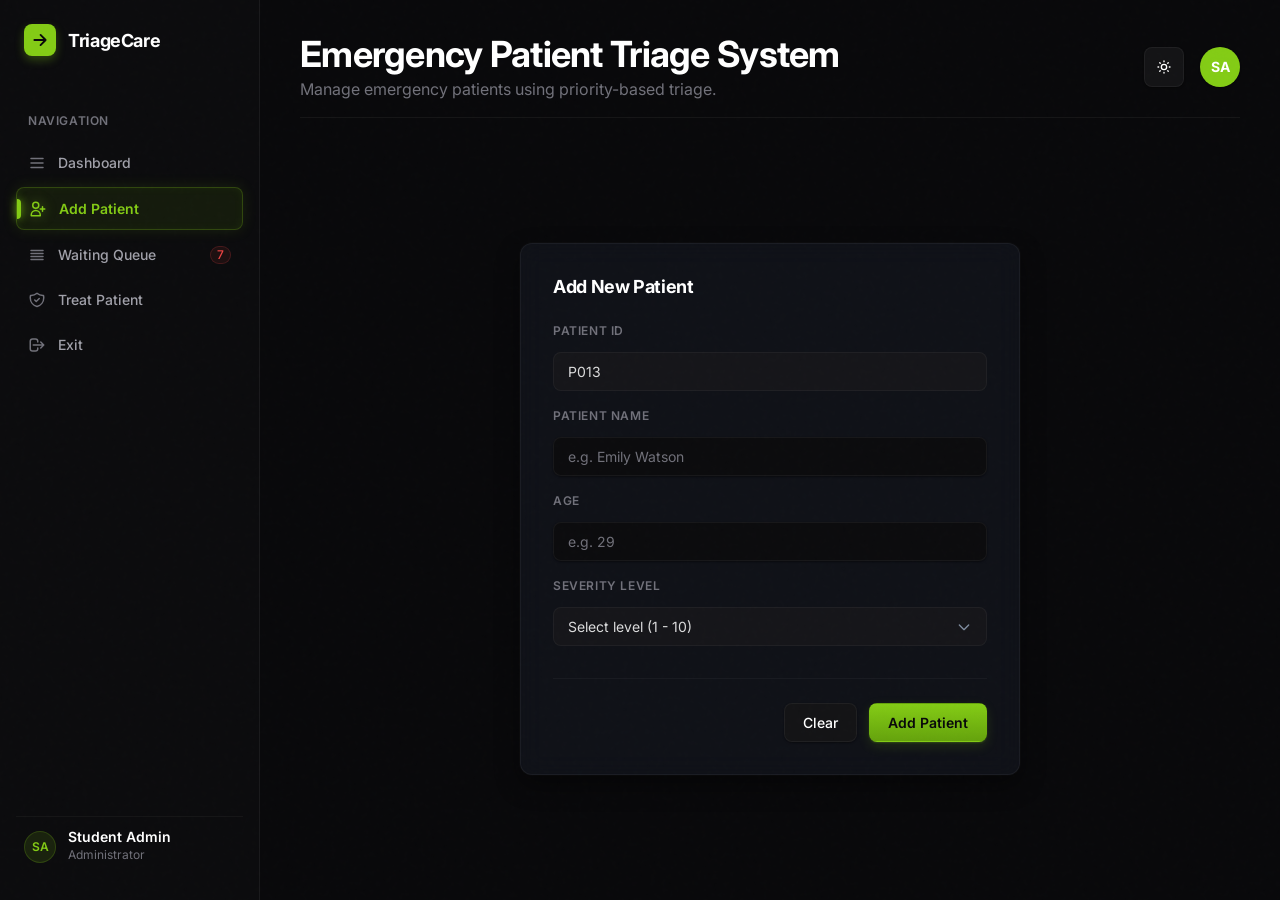
<file: add-patient.html>
<!DOCTYPE html>
<html lang="en">
<head>
  <meta charset="UTF-8">
  <meta name="viewport" content="width=device-width, initial-scale=1.0">
  <title>TriageCare - Add New Patient</title>
  <link rel="stylesheet" href="design-system.css">
  <script>
    (function() {
      try {
        let theme = 'dark';
        const params = new URLSearchParams(window.location.search);
        let s = params.get('s');
        if (!s) {
          s = localStorage.getItem('tc_state');
        }
        if (s) {
          const jsonStr = decodeURIComponent(escape(atob(s)));
          const data = JSON.parse(jsonStr);
          if (data && data.th) {
            theme = data.th;
          }
        }
        if (theme === 'dark') {
          document.documentElement.setAttribute('data-theme', 'dark');
        } else {
          document.documentElement.removeAttribute('data-theme');
        }
      } catch (e) {
        document.documentElement.setAttribute('data-theme', 'dark');
      }
    })();
  </script>

</head>
<body>

  <div class="dashboard-grid-container">
    <!-- Left Navigation Sidebar (Identical to index.html but Add Patient active) -->
    <aside class="tc-sidebar-container">
      <div class="tc-sidebar-header">
        <div class="tc-logo">
          <svg width="18" height="18" viewBox="0 0 24 24" fill="none" stroke="currentColor" stroke-width="2.5"><path stroke-linecap="round" stroke-linejoin="round" d="M4.5 12h15m0 0l-6.75-6.75M19.5 12l-6.75 6.75"/></svg>
        </div>
        <span class="tc-brand-name">TriageCare</span>
      </div>
      
      <nav class="tc-sidebar-nav">
        <span class="tc-sidebar-nav-label">Navigation</span>
        
        <a href="index.html" class="tc-sidebar-item">
          <div class="tc-sidebar-item-content">
            <svg class="tc-sidebar-icon" fill="none" stroke="currentColor" stroke-width="2" viewBox="0 0 24 24" width="18" height="18"><path stroke-linecap="round" stroke-linejoin="round" d="M4 6h16M4 12h16M4 18h16"/></svg>
            <span>Dashboard</span>
          </div>
        </a>
        
        <a href="#" class="tc-sidebar-item tc-sidebar-item-active" onclick="event.preventDefault();">
          <div class="tc-sidebar-item-content">
            <svg class="tc-sidebar-icon" fill="none" stroke="currentColor" stroke-width="2" viewBox="0 0 24 24" width="18" height="18"><path stroke-linecap="round" stroke-linejoin="round" d="M18 9v3m0 0v3m0-3h3m-3 0h-3m-2-5a4 4 0 11-8 0 4 4 0 018 0zM3 20a6 6 0 0112 0v1H3v-1z"/></svg>
            <span>Add Patient</span>
          </div>
        </a>
        
        <a href="index.html" class="tc-sidebar-item">
          <div class="tc-sidebar-item-content">
            <svg class="tc-sidebar-icon" fill="none" stroke="currentColor" stroke-width="2" viewBox="0 0 24 24" width="18" height="18"><path stroke-linecap="round" stroke-linejoin="round" d="M4 6h16M4 10h16M4 14h16M4 18h16"/></svg>
            <span>Waiting Queue</span>
          </div>
          <span class="tc-badge tc-badge-danger tc-text-xs" style="padding: 2px 6px;">7</span>
        </a>

        <a href="index.html" class="tc-sidebar-item">
          <div class="tc-sidebar-item-content">
            <svg class="tc-sidebar-icon" fill="none" stroke="currentColor" stroke-width="2" viewBox="0 0 24 24" width="18" height="18"><path stroke-linecap="round" stroke-linejoin="round" d="M9 12l2 2 4-4m5.618-4.016A11.955 11.955 0 0112 2.944a11.955 11.955 0 01-8.618 3.04A12.02 12.02 0 003 9c0 5.591 3.824 10.29 9 11.622 5.176-1.332 9-6.03 9-11.622 0-1.042-.133-2.052-.382-3.016z"/></svg>
            <span>Treat Patient</span>
          </div>
        </a>

        <a href="exit.html" class="tc-sidebar-item">
          <div class="tc-sidebar-item-content">
            <svg class="tc-sidebar-icon" fill="none" stroke="currentColor" stroke-width="2" viewBox="0 0 24 24" width="18" height="18"><path stroke-linecap="round" stroke-linejoin="round" d="M17 16l4-4m0 0l-4-4m4 4H7m6 4v1a3 3 0 01-3 3H6a3 3 0 01-3-3V7a3 3 0 013-3h4a3 3 0 013 3v1"/></svg>
            <span>Exit</span>
          </div>
        </a>
      </nav>
      
      <div class="tc-sidebar-footer">
        <div class="tc-table-avatar" style="background-color: var(--tc-color-primary-soft); color: var(--tc-color-primary); border-color: var(--tc-color-primary-border)">SA</div>
        <div class="tc-user-profile">
          <span class="tc-user-name">Student Admin</span>
          <span class="tc-user-role">Administrator</span>
        </div>
      </div>
    </aside>

    <!-- Main Workspace Viewport -->
    <main class="main-viewport">
      
      <!-- Top Header Row -->
      <section class="header-section">
        <div>
          <h1 class="tc-text-main">Emergency Patient Triage System</h1>
          <p class="tc-text-muted" style="margin-bottom: 0;">Manage emergency patients using priority-based triage.</p>
        </div>
        <div class="header-user-wrapper">
          <button id="themeToggleBtn" class="tc-btn tc-btn-secondary tc-btn-icon-only" title="Toggle Theme" style="padding: 10px;">
            <svg id="themeIcon" width="16" height="16" fill="none" stroke="currentColor" stroke-width="2" viewBox="0 0 24 24"><path d="M20.354 15.354A9 9 0 018.646 3.646 9.003 9.003 0 0012 21a9.003 9.003 0 008.354-5.646z"/></svg>
          </button>
          <div class="avatar-admin" title="Student Admin Account">SA</div>
        </div>
      </section>

      <!-- Centered Card Form Workspace -->
      <section class="form-centered-container">
        <div class="form-card">
          <h2 class="tc-text-main" style="font-size: var(--tc-font-lg); margin-bottom: var(--tc-space-6); font-weight: var(--tc-weight-bold); letter-spacing: -0.02em;">Add New Patient</h2>
          
          <form id="addPatientForm">
            
            <!-- Patient ID -->
            <div class="tc-input-wrapper">
              <label class="tc-label" for="patientId" style="font-size: var(--tc-font-xs); font-weight: var(--tc-weight-semibold); text-transform: uppercase; letter-spacing: 0.05em; color: var(--tc-color-text-muted); margin-bottom: var(--tc-space-2);">Patient ID</label>
              <input type="text" id="patientId" class="tc-input" value="P006" readonly title="Auto-generated Patient ID Token">
            </div>

            <!-- Patient Name -->
            <div class="tc-input-wrapper">
              <label class="tc-label" for="patientName" style="font-size: var(--tc-font-xs); font-weight: var(--tc-weight-semibold); text-transform: uppercase; letter-spacing: 0.05em; color: var(--tc-color-text-muted); margin-bottom: var(--tc-space-2);">Patient Name</label>
              <input type="text" id="patientName" class="tc-input" placeholder="e.g. Emily Watson" required>
            </div>

            <!-- Age -->
            <div class="tc-input-wrapper">
              <label class="tc-label" for="patientAge" style="font-size: var(--tc-font-xs); font-weight: var(--tc-weight-semibold); text-transform: uppercase; letter-spacing: 0.05em; color: var(--tc-color-text-muted); margin-bottom: var(--tc-space-2);">Age</label>
              <input type="number" id="patientAge" class="tc-input" placeholder="e.g. 29" min="1" max="120" required>
            </div>

            <!-- Severity level -->
            <div class="tc-input-wrapper">
              <label class="tc-label" for="patientSeverity" style="font-size: var(--tc-font-xs); font-weight: var(--tc-weight-semibold); text-transform: uppercase; letter-spacing: 0.05em; color: var(--tc-color-text-muted); margin-bottom: var(--tc-space-2);">Severity Level</label>
              <select id="patientSeverity" class="tc-input" required>
                <option value="" disabled selected>Select level (1 - 10)</option>
                <option value="1">1 - Extremely Mild</option>
                <option value="2">2</option>
                <option value="3">3</option>
                <option value="4">4 - Low Urgency</option>
                <option value="5">5</option>
                <option value="6">6</option>
                <option value="7">7 - High Urgency</option>
                <option value="8">8</option>
                <option value="9">9 - Critical Care</option>
                <option value="10">10 - Emergency Resuscitation</option>
              </select>
            </div>

            <!-- Form Actions Row -->
            <div class="form-actions-row">
              <button type="reset" class="tc-btn tc-btn-secondary">Clear</button>
              <button type="submit" class="tc-btn tc-btn-primary">Add Patient</button>
            </div>

          </form>
        </div>
      </section>

    </main>
  </div>

  <script src="app-state.js"></script>

</body>
</html>
</file>
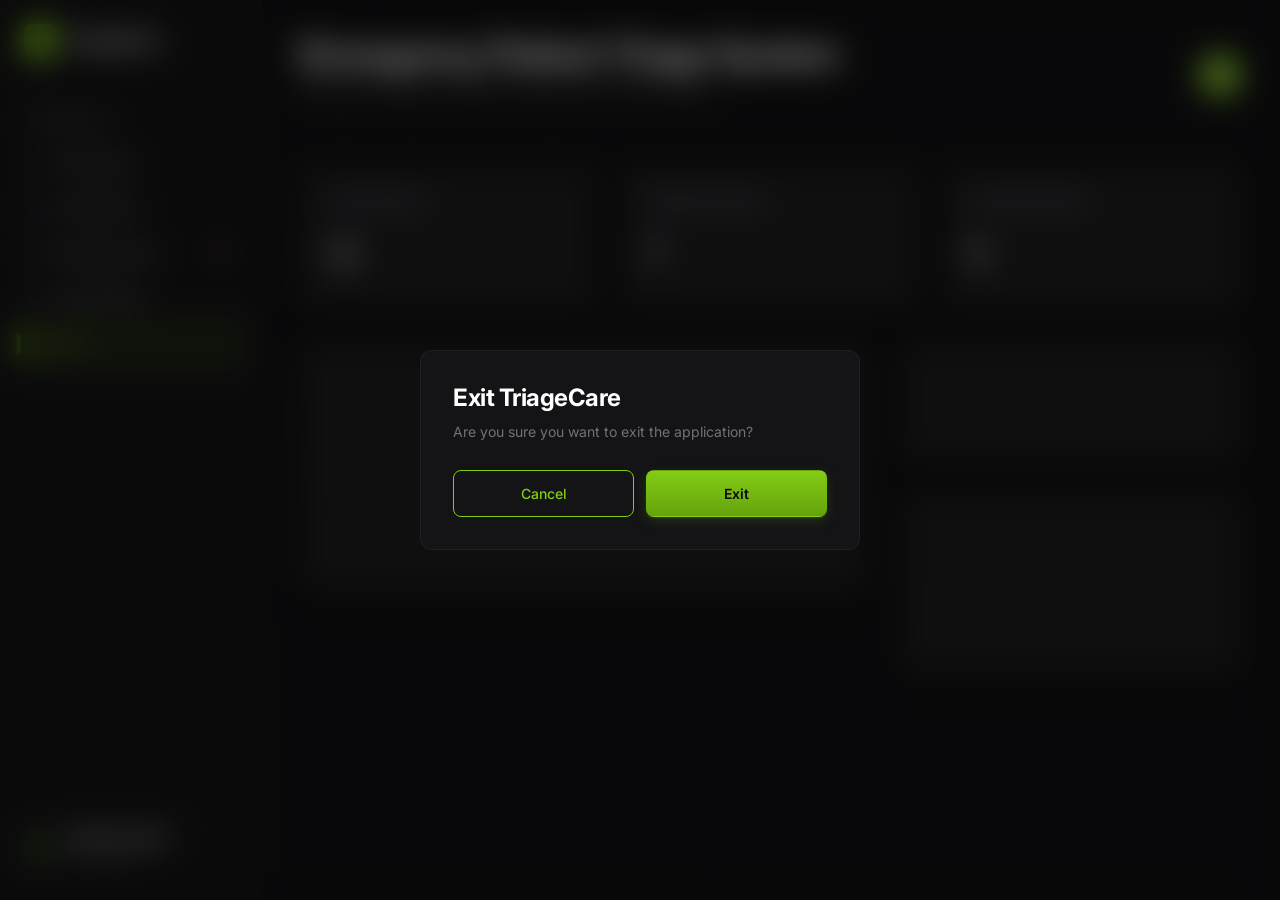
<file: exit.html>
<!DOCTYPE html>
<html lang="en">
<head>
  <meta charset="UTF-8">
  <meta name="viewport" content="width=device-width, initial-scale=1.0">
  <title>Exit TriageCare</title>
  <link rel="stylesheet" href="design-system.css">
  <script>
    (function() {
      try {
        let theme = 'dark';
        const params = new URLSearchParams(window.location.search);
        let s = params.get('s');
        if (!s) {
          s = localStorage.getItem('tc_state');
        }
        if (s) {
          const jsonStr = decodeURIComponent(escape(atob(s)));
          const data = JSON.parse(jsonStr);
          if (data && data.th) {
            theme = data.th;
          }
        }
        if (theme === 'dark') {
          document.documentElement.setAttribute('data-theme', 'dark');
        } else {
          document.documentElement.removeAttribute('data-theme');
        }
      } catch (e) {
        document.documentElement.setAttribute('data-theme', 'dark');
      }
    })();
  </script>

</head>
<body>

  <!-- Dashboard Background (will be blurred by the modal backdrop) -->
  <div class="dashboard-grid-container" aria-hidden="true">
    <aside class="tc-sidebar-container">
      <div class="tc-sidebar-header">
        <div class="tc-logo">
          <svg width="18" height="18" viewBox="0 0 24 24" fill="none" stroke="currentColor" stroke-width="2.5"><path stroke-linecap="round" stroke-linejoin="round" d="M4.5 12h15m0 0l-6.75-6.75M19.5 12l-6.75 6.75"/></svg>
        </div>
        <span class="tc-brand-name">TriageCare</span>
      </div>
      
      <nav class="tc-sidebar-nav">
        <span class="tc-sidebar-nav-label">Navigation</span>
        
        <a href="#" class="tc-sidebar-item">
          <div class="tc-sidebar-item-content">
            <svg class="tc-sidebar-icon" fill="none" stroke="currentColor" stroke-width="2" viewBox="0 0 24 24" width="18" height="18"><path d="M4 6h16M4 12h16M4 18h16"/></svg>
            <span>Dashboard</span>
          </div>
        </a>
        
        <a href="#" class="tc-sidebar-item">
          <div class="tc-sidebar-item-content">
            <svg class="tc-sidebar-icon" fill="none" stroke="currentColor" stroke-width="2" viewBox="0 0 24 24" width="18" height="18"><path d="M18 9v3m0 0v3m0-3h3m-3 0h-3m-2-5a4 4 0 11-8 0 4 4 0 018 0zM3 20a6 6 0 0112 0v1H3v-1z"/></svg>
            <span>Add Patient</span>
          </div>
        </a>
        
        <a href="#" class="tc-sidebar-item">
          <div class="tc-sidebar-item-content">
            <svg class="tc-sidebar-icon" fill="none" stroke="currentColor" stroke-width="2" viewBox="0 0 24 24" width="18" height="18"><path d="M4 6h16M4 10h16M4 14h16M4 18h16"/></svg>
            <span>Waiting Queue</span>
          </div>
          <span class="tc-badge tc-badge-danger tc-text-xs" style="padding: 2px 6px;">7</span>
        </a>

        <a href="#" class="tc-sidebar-item">
          <div class="tc-sidebar-item-content">
            <svg class="tc-sidebar-icon" fill="none" stroke="currentColor" stroke-width="2" viewBox="0 0 24 24" width="18" height="18"><path d="M9 12l2 2 4-4m5.618-4.016A11.955 11.955 0 0112 2.944a11.955 11.955 0 01-8.618 3.04A12.02 12.02 0 003 9c0 5.591 3.824 10.29 9 11.622 5.176-1.332 9-6.03 9-11.622 0-1.042-.133-2.052-.382-3.016z"/></svg>
            <span>Treat Patient</span>
          </div>
        </a>

        <a href="#" class="tc-sidebar-item tc-sidebar-item-active">
          <div class="tc-sidebar-item-content">
            <svg class="tc-sidebar-icon" fill="none" stroke="currentColor" stroke-width="2" viewBox="0 0 24 24" width="18" height="18"><path d="M17 16l4-4m0 0l-4-4m4 4H7m6 4v1a3 3 0 01-3 3H6a3 3 0 01-3-3V7a3 3 0 013-3h4a3 3 0 013 3v1"/></svg>
            <span>Exit</span>
          </div>
        </a>
      </nav>
      
      <div class="tc-sidebar-footer">
        <div class="tc-table-avatar">SA</div>
        <div class="tc-user-profile">
          <span class="tc-user-name">Student Admin</span>
          <span class="tc-user-role">Administrator</span>
        </div>
      </div>
    </aside>

    <main class="main-viewport">
      <section class="header-section">
        <div>
          <h1 class="tc-text-main">Emergency Patient Triage System</h1>
          <p class="tc-text-muted">Manage emergency patients using priority-based triage.</p>
        </div>
        <div class="header-user-wrapper">
          <div class="avatar-admin">SA</div>
        </div>
      </section>

      <section class="tc-grid-3">
        <div class="tc-card">
          <div class="tc-card-header"><h5 class="tc-card-title tc-text-muted tc-text-sm">Total Patients</h5></div>
          <div class="tc-card-body"><p class="tc-text-semibold" style="font-size: 2.25rem; margin-bottom: 4px;">12</p></div>
        </div>
        <div class="tc-card">
          <div class="tc-card-header"><h5 class="tc-card-title tc-text-muted tc-text-sm">Waiting Patients</h5></div>
          <div class="tc-card-body"><p class="tc-text-semibold" style="font-size: 2.25rem; margin-bottom: 4px;">7</p></div>
        </div>
        <div class="tc-card">
          <div class="tc-card-header"><h5 class="tc-card-title tc-text-muted tc-text-sm">Treated Patients</h5></div>
          <div class="tc-card-body"><p class="tc-text-semibold" style="font-size: 2.25rem; margin-bottom: 4px;">5</p></div>
        </div>
      </section>

      <section class="workspace-split">
        <div class="tc-card" style="height: 250px;"></div>
        <div class="right-sidebar-panel">
          <div class="tc-card" style="height: 120px;"></div>
          <div class="tc-card" style="height: 180px;"></div>
        </div>
      </section>
    </main>
  </div>

  <!-- Blurred Fullscreen Overlay Backdrop containing the exit confirmation modal -->
  <div class="modal-backdrop">
    <div id="exitModalCard" class="modal-card">
      <div style="display: flex; flex-direction: column; gap: var(--tc-space-2);">
        <h2 class="tc-text-main" style="font-size: var(--tc-font-2xl); font-weight: var(--tc-weight-bold); letter-spacing: -0.02em; margin-bottom: 0;">Exit TriageCare</h2>
        <p class="tc-text-muted" style="margin-bottom: 0; font-size: var(--tc-font-sm); line-height: 1.5;">Are you sure you want to exit the application?</p>
      </div>
      
      <!-- Modal Action Buttons (Cancel outline, Exit solid blue) -->
      <div class="modal-actions">
        <a href="index.html" class="tc-btn tc-btn-outline">Cancel</a>
        <button id="confirmExitBtn" type="button" class="tc-btn tc-btn-primary">Exit</button>
      </div>
    </div>
  </div>

  <script src="app-state.js"></script>
</body>
</html>
</file>
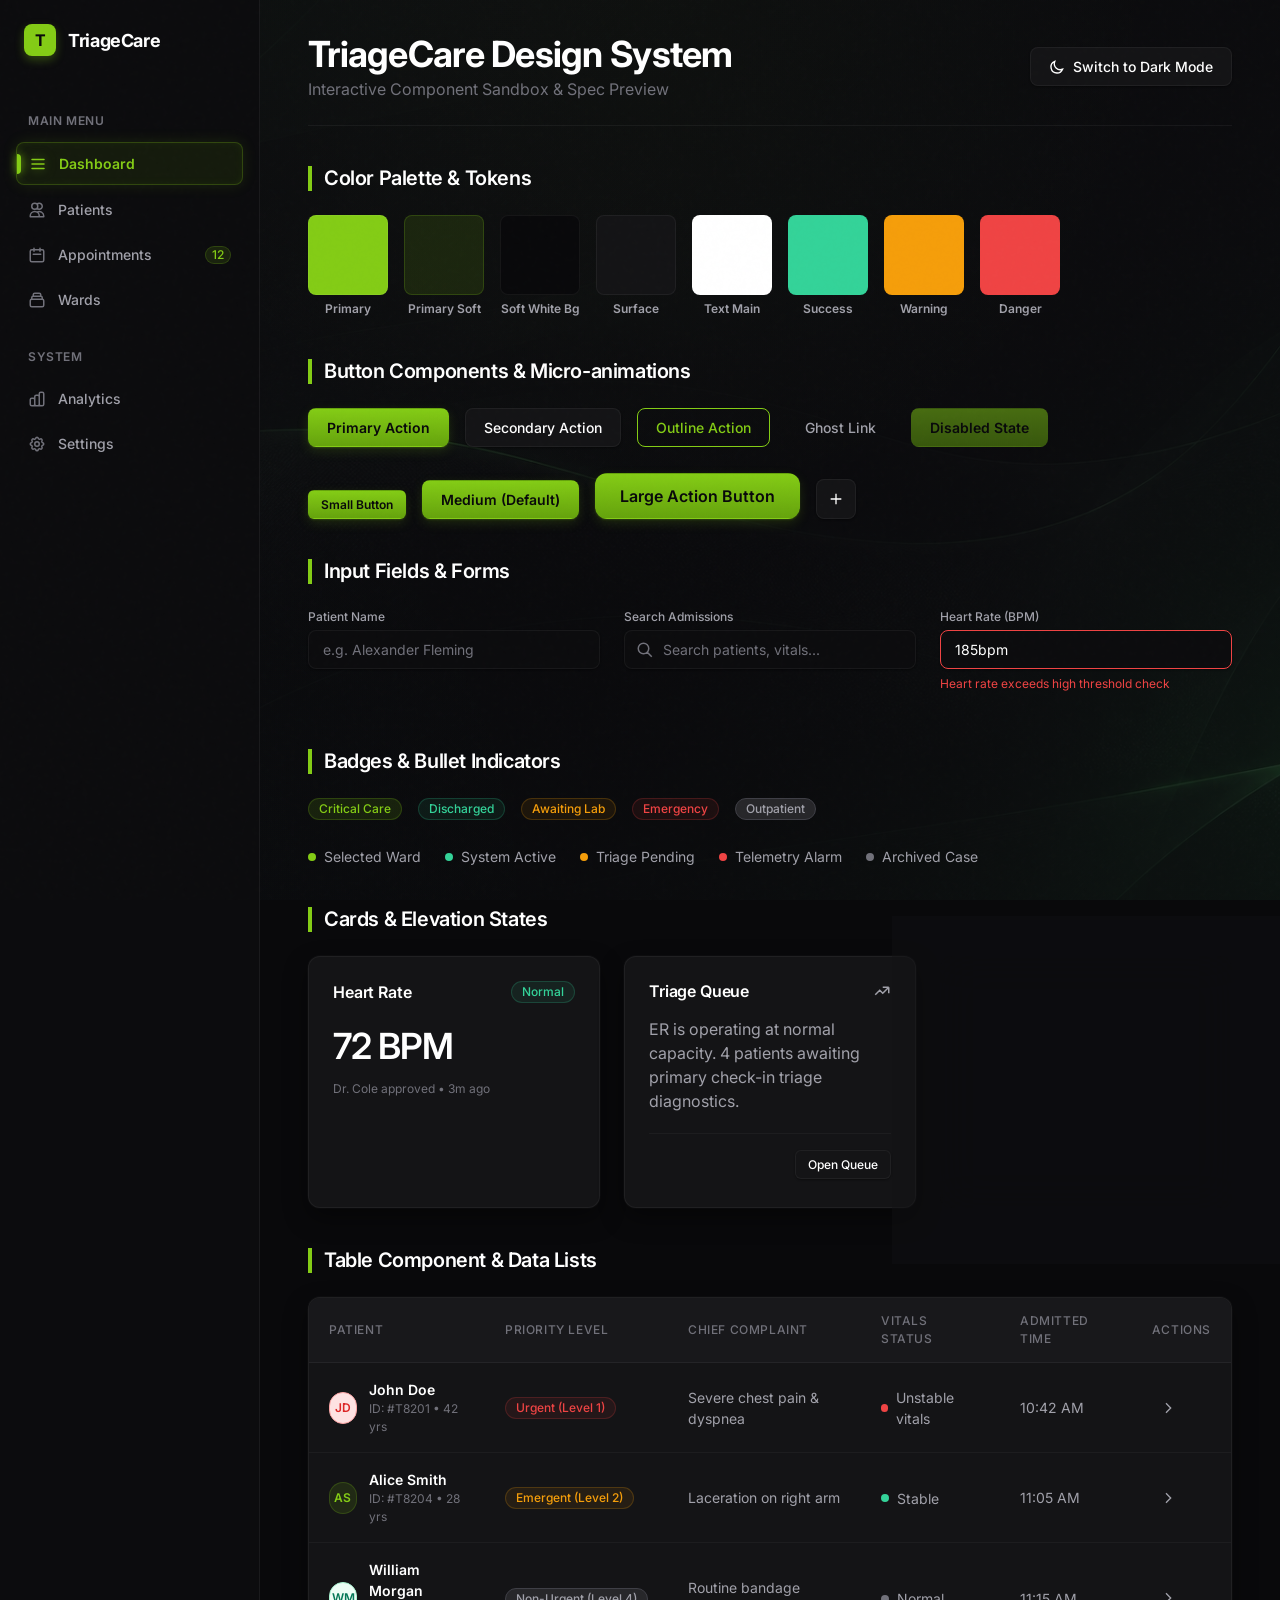
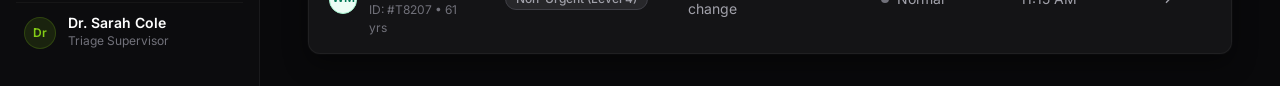
<file: sandbox.html>
<!DOCTYPE html>
<html lang="en">
<head>
  <meta charset="UTF-8">
  <meta name="viewport" content="width=device-width, initial-scale=1.0">
  <title>TriageCare - Design System Sandbox</title>
  <link rel="stylesheet" href="design-system.css">
  <script>
    (function() {
      try {
        let theme = 'dark';
        const params = new URLSearchParams(window.location.search);
        let s = params.get('s');
        if (!s) {
          s = localStorage.getItem('tc_state');
        }
        if (s) {
          const jsonStr = decodeURIComponent(escape(atob(s)));
          const data = JSON.parse(jsonStr);
          if (data && data.th) {
            theme = data.th;
          }
        }
        if (theme === 'dark') {
          document.documentElement.setAttribute('data-theme', 'dark');
        } else {
          document.documentElement.removeAttribute('data-theme');
        }
      } catch (e) {
        document.documentElement.setAttribute('data-theme', 'dark');
      }
    })();
  </script>
  <style>
    /* Sandbox-specific container overrides to present the components nicely */
    .sandbox-layout {
      display: flex;
      min-height: 100vh;
      width: 100%;
    }
    
    .sandbox-content {
      flex: 1;
      padding: var(--tc-space-8) var(--tc-space-12);
      max-width: 1200px;
      margin: 0 auto;
      display: flex;
      flex-direction: column;
      gap: var(--tc-space-10);
    }

    .sandbox-header {
      display: flex;
      align-items: center;
      justify-content: space-between;
      border-bottom: 1px solid var(--tc-color-border);
      padding-bottom: var(--tc-space-6);
    }

    .sandbox-section {
      display: flex;
      flex-direction: column;
      gap: var(--tc-space-4);
    }

    .sandbox-section-title {
      font-size: var(--tc-font-xl);
      border-left: 4px solid var(--tc-color-primary);
      padding-left: var(--tc-space-3);
      margin-bottom: var(--tc-space-2);
    }

    .sandbox-row {
      display: flex;
      flex-wrap: wrap;
      gap: var(--tc-space-4);
      align-items: flex-end;
    }

    .sandbox-grid-2 {
      display: grid;
      grid-template-columns: repeat(2, minmax(0, 1fr));
      gap: var(--tc-space-6);
    }

    .sandbox-grid-3 {
      display: grid;
      grid-template-columns: repeat(3, minmax(0, 1fr));
      gap: var(--tc-space-6);
    }

    @media (max-width: 768px) {
      .sandbox-grid-2, .sandbox-grid-3 {
        grid-template-columns: 1fr;
      }
      .sandbox-content {
        padding: var(--tc-space-6) var(--tc-space-4);
      }
    }
  </style>
</head>
<body>

  <div class="sandbox-layout">
    <!-- Inline sidebar demonstration -->
    <aside class="tc-sidebar-container" style="height: auto; min-height: 100vh;">
      <div class="tc-sidebar-header">
        <div class="tc-logo">T</div>
        <span class="tc-brand-name">TriageCare</span>
      </div>
      
      <nav class="tc-sidebar-nav">
        <span class="tc-sidebar-nav-label">Main Menu</span>
        
        <a href="#" class="tc-sidebar-item tc-sidebar-item-active" onclick="event.preventDefault();">
          <div class="tc-sidebar-item-content">
            <svg class="tc-sidebar-icon" fill="none" stroke="currentColor" viewBox="0 0 24 24" stroke-width="2" width="18" height="18"><path stroke-linecap="round" stroke-linejoin="round" d="M4 6h16M4 12h16M4 18h16"/></svg>
            <span>Dashboard</span>
          </div>
        </a>
        
        <a href="#" class="tc-sidebar-item" onclick="event.preventDefault();">
          <div class="tc-sidebar-item-content">
            <svg class="tc-sidebar-icon" fill="none" stroke="currentColor" viewBox="0 0 24 24" stroke-width="2" width="18" height="18"><path stroke-linecap="round" stroke-linejoin="round" d="M12 4.354a4 4 0 110 5.292M15 21H3v-1a6 6 0 0112 0v1zm0 0h6v-1a6 6 0 00-9-5.197M13 7a4 4 0 11-8 0 4 4 0 018 0z"/></svg>
            <span>Patients</span>
          </div>
        </a>
        
        <a href="#" class="tc-sidebar-item" onclick="event.preventDefault();">
          <div class="tc-sidebar-item-content">
            <svg class="tc-sidebar-icon" fill="none" stroke="currentColor" viewBox="0 0 24 24" stroke-width="2" width="18" height="18"><path stroke-linecap="round" stroke-linejoin="round" d="M8 7V3m8 4V3m-9 8h10M5 21h14a2 2 0 002-2V7a2 2 0 00-2-2H5a2 2 0 00-2 2v12a2 2 0 002 2z"/></svg>
            <span>Appointments</span>
          </div>
          <span class="tc-badge tc-badge-primary tc-text-xs" style="padding: 2px 6px;">12</span>
        </a>

        <a href="#" class="tc-sidebar-item" onclick="event.preventDefault();">
          <div class="tc-sidebar-item-content">
            <svg class="tc-sidebar-icon" fill="none" stroke="currentColor" viewBox="0 0 24 24" stroke-width="2" width="18" height="18"><path stroke-linecap="round" stroke-linejoin="round" d="M19 11H5m14 0a2 2 0 012 2v6a2 2 0 01-2 2H5a2 2 0 01-2-2v-6a2 2 0 012-2m14 0V9a2 2 0 00-2-2M5 11V9a2 2 0 012-2m0 0V5a2 2 0 012-2h6a2 2 0 012 2v2M7 7h10"/></svg>
            <span>Wards</span>
          </div>
        </a>

        <span class="tc-sidebar-nav-label">System</span>
        <a href="#" class="tc-sidebar-item" onclick="event.preventDefault();">
          <div class="tc-sidebar-item-content">
            <svg class="tc-sidebar-icon" fill="none" stroke="currentColor" viewBox="0 0 24 24" stroke-width="2" width="18" height="18"><path stroke-linecap="round" stroke-linejoin="round" d="M9 19v-6a2 2 0 00-2-2H5a2 2 0 00-2 2v6a2 2 0 002 2h2a2 2 0 002-2zm0 0V9a2 2 0 012-2h2a2 2 0 012 2v10m-6 0a2 2 0 002 2h2a2 2 0 002-2m0 0V5a2 2 0 012-2h2a2 2 0 012 2v14a2 2 0 01-2 2h-2a2 2 0 01-2-2z"/></svg>
            <span>Analytics</span>
          </div>
        </a>

        <a href="#" class="tc-sidebar-item" onclick="event.preventDefault();">
          <div class="tc-sidebar-item-content">
            <svg class="tc-sidebar-icon" fill="none" stroke="currentColor" viewBox="0 0 24 24" stroke-width="2" width="18" height="18"><path stroke-linecap="round" stroke-linejoin="round" d="M10.325 4.317c.426-1.756 2.924-1.756 3.35 0a1.724 1.724 0 002.573 1.066c1.543-.94 3.31.826 2.37 2.37a1.724 1.724 0 001.065 2.572c1.756.426 1.756 2.924 0 3.35a1.724 1.724 0 00-1.066 2.573c.94 1.543-.826 3.31-2.37 2.37a1.724 1.724 0 00-2.572 1.065c-.426 1.756-2.924 1.756-3.35 0a1.724 1.724 0 00-2.573-1.066c-1.543.94-3.31-.826-2.37-2.37a1.724 1.724 0 00-1.065-2.572c-1.756-.426-1.756-2.924 0-3.35a1.724 1.724 0 001.066-2.573c-.94-1.543.826-3.31 2.37-2.37.996.608 2.296.07 2.572-1.065z"/><path stroke-linecap="round" stroke-linejoin="round" d="M15 12a3 3 0 11-6 0 3 3 0 016 0z"/></svg>
            <span>Settings</span>
          </div>
        </a>
      </nav>
      
      <div class="tc-sidebar-footer">
        <div class="tc-table-avatar">Dr</div>
        <div class="tc-user-profile">
          <span class="tc-user-name">Dr. Sarah Cole</span>
          <span class="tc-user-role">Triage Supervisor</span>
        </div>
      </div>
    </aside>

    <!-- Main Content Sandbox Showcase -->
    <main class="sandbox-content">
      
      <!-- Sandbox Header -->
      <header class="sandbox-header">
        <div>
          <h1 class="tc-text-main">TriageCare Design System</h1>
          <p class="tc-text-muted" style="margin-bottom: 0;">Interactive Component Sandbox & Spec Preview</p>
        </div>
        <div>
          <button id="themeToggleBtn" class="tc-btn tc-btn-secondary">
            <svg id="themeIcon" width="16" height="16" fill="none" stroke="currentColor" stroke-width="2" viewBox="0 0 24 24"><path d="M20.354 15.354A9 9 0 018.646 3.646 9.003 9.003 0 0012 21a9.003 9.003 0 008.354-5.646z"/></svg>
            <span id="themeToggleText">Switch to Dark Mode</span>
          </button>
        </div>
      </header>

      <!-- Section: Colors -->
      <section class="sandbox-section">
        <h3 class="sandbox-section-title">Color Palette & Tokens</h3>
        <div class="sandbox-row">
          <div style="text-align: center;">
            <div style="width: 80px; height: 80px; background-color: var(--tc-color-primary); border-radius: var(--tc-radius-md); border: 1px solid var(--tc-color-border);"></div>
            <span class="tc-text-xs tc-text-semibold">Primary</span>
          </div>
          <div style="text-align: center;">
            <div style="width: 80px; height: 80px; background-color: var(--tc-color-primary-soft); border-radius: var(--tc-radius-md); border: 1px solid var(--tc-color-primary-border);"></div>
            <span class="tc-text-xs tc-text-semibold">Primary Soft</span>
          </div>
          <div style="text-align: center;">
            <div style="width: 80px; height: 80px; background-color: var(--tc-color-bg); border-radius: var(--tc-radius-md); border: 1px solid var(--tc-color-border);"></div>
            <span class="tc-text-xs tc-text-semibold">Soft White Bg</span>
          </div>
          <div style="text-align: center;">
            <div style="width: 80px; height: 80px; background-color: var(--tc-color-surface); border-radius: var(--tc-radius-md); border: 1px solid var(--tc-color-border);"></div>
            <span class="tc-text-xs tc-text-semibold">Surface</span>
          </div>
          <div style="text-align: center;">
            <div style="width: 80px; height: 80px; background-color: var(--tc-color-text-main); border-radius: var(--tc-radius-md); border: 1px solid var(--tc-color-border);"></div>
            <span class="tc-text-xs tc-text-semibold">Text Main</span>
          </div>
          <div style="text-align: center;">
            <div style="width: 80px; height: 80px; background-color: var(--tc-color-success); border-radius: var(--tc-radius-md); border: 1px solid var(--tc-color-success-border);"></div>
            <span class="tc-text-xs tc-text-semibold">Success</span>
          </div>
          <div style="text-align: center;">
            <div style="width: 80px; height: 80px; background-color: var(--tc-color-warning); border-radius: var(--tc-radius-md); border: 1px solid var(--tc-color-warning-border);"></div>
            <span class="tc-text-xs tc-text-semibold">Warning</span>
          </div>
          <div style="text-align: center;">
            <div style="width: 80px; height: 80px; background-color: var(--tc-color-danger); border-radius: var(--tc-radius-md); border: 1px solid var(--tc-color-danger-border);"></div>
            <span class="tc-text-xs tc-text-semibold">Danger</span>
          </div>
        </div>
      </section>

      <!-- Section: Buttons -->
      <section class="sandbox-section">
        <h3 class="sandbox-section-title">Button Components & Micro-animations</h3>
        <div class="sandbox-row">
          <button class="tc-btn tc-btn-primary">Primary Action</button>
          <button class="tc-btn tc-btn-secondary">Secondary Action</button>
          <button class="tc-btn tc-btn-outline">Outline Action</button>
          <button class="tc-btn tc-btn-ghost">Ghost Link</button>
          <button class="tc-btn tc-btn-primary" disabled>Disabled State</button>
        </div>
        <div class="sandbox-row" style="margin-top: 10px;">
          <button class="tc-btn tc-btn-primary tc-btn-sm">Small Button</button>
          <button class="tc-btn tc-btn-primary">Medium (Default)</button>
          <button class="tc-btn tc-btn-primary tc-btn-lg">Large Action Button</button>
          <button class="tc-btn tc-btn-secondary tc-btn-icon-only">
            <svg width="16" height="16" fill="none" stroke="currentColor" stroke-width="2" viewBox="0 0 24 24"><path d="M12 4v16m8-8H4"/></svg>
          </button>
        </div>
      </section>

      <!-- Section: Input Fields -->
      <section class="sandbox-section">
        <h3 class="sandbox-section-title">Input Fields & Forms</h3>
        <div class="sandbox-grid-3">
          <!-- Text Input -->
          <div class="tc-input-wrapper">
            <label class="tc-label" for="ex-name">Patient Name</label>
            <input type="text" id="ex-name" class="tc-input" placeholder="e.g. Alexander Fleming">
          </div>

          <!-- Leading Icon Input -->
          <div class="tc-input-wrapper">
            <label class="tc-label" for="ex-search">Search Admissions</label>
            <div class="tc-input-field-container tc-input-has-leading-icon">
              <div class="tc-input-icon tc-input-icon-leading">
                <svg width="18" height="18" fill="none" stroke="currentColor" stroke-width="2" viewBox="0 0 24 24"><path d="M21 21l-6-6m2-5a7 7 0 11-14 0 7 7 0 0114 0z"/></svg>
              </div>
              <input type="text" id="ex-search" class="tc-input" placeholder="Search patients, vitals...">
            </div>
          </div>

          <!-- Validation Error -->
          <div class="tc-input-wrapper tc-input-error">
            <label class="tc-label" for="ex-hr">Heart Rate (BPM)</label>
            <input type="text" id="ex-hr" class="tc-input" value="185bpm" placeholder="e.g. 72">
            <span class="tc-input-error-msg">Heart rate exceeds high threshold check</span>
          </div>
        </div>
      </section>

      <!-- Section: Badges -->
      <section class="sandbox-section">
        <h3 class="sandbox-section-title">Badges & Bullet Indicators</h3>
        <div class="sandbox-row">
          <span class="tc-badge tc-badge-primary">Critical Care</span>
          <span class="tc-badge tc-badge-success">Discharged</span>
          <span class="tc-badge tc-badge-warning">Awaiting Lab</span>
          <span class="tc-badge tc-badge-danger">Emergency</span>
          <span class="tc-badge tc-badge-neutral">Outpatient</span>
        </div>
        <div class="sandbox-row" style="margin-top: 10px; gap: 24px;">
          <span class="tc-badge-dot tc-badge-dot-primary">Selected Ward</span>
          <span class="tc-badge-dot tc-badge-dot-success">System Active</span>
          <span class="tc-badge-dot tc-badge-dot-warning">Triage Pending</span>
          <span class="tc-badge-dot tc-badge-dot-danger">Telemetry Alarm</span>
          <span class="tc-badge-dot tc-badge-dot-neutral">Archived Case</span>
        </div>
      </section>

      <!-- Section: Cards -->
      <section class="sandbox-section">
        <h3 class="sandbox-section-title">Cards & Elevation States</h3>
        <div class="sandbox-grid-3">
          <!-- Card 1: Static Vital -->
          <div class="tc-card">
            <div class="tc-card-header">
              <h5 class="tc-card-title">Heart Rate</h5>
              <span class="tc-badge tc-badge-success">Normal</span>
            </div>
            <div class="tc-card-body">
              <p class="tc-text-main tc-text-semibold" style="font-size: 2.25rem; margin-bottom: var(--tc-space-1); letter-spacing: -0.03em;">72 BPM</p>
              <span class="tc-text-muted tc-text-xs">Dr. Cole approved • 3m ago</span>
            </div>
          </div>

          <!-- Card 2: Interactive Lift -->
          <div class="tc-card tc-card-hover">
            <div class="tc-card-header">
              <h5 class="tc-card-title">Triage Queue</h5>
              <svg width="18" height="18" fill="none" stroke="currentColor" stroke-width="2" viewBox="0 0 24 24"><path d="M13 7h8m0 0v8m0-8l-8 8-4-4-6 6"/></svg>
            </div>
            <div class="tc-card-body">
              <p>ER is operating at normal capacity. 4 patients awaiting primary check-in triage diagnostics.</p>
            </div>
            <div class="tc-card-footer">
              <button class="tc-btn tc-btn-secondary tc-btn-sm">Open Queue</button>
            </div>
          </div>

          <!-- Card 3: Glassmorphism Overlay -->
          <div class="tc-card tc-card-glass">
            <div class="tc-card-header">
              <h5 class="tc-card-title">ICU Telemetry Stream</h5>
              <span class="tc-badge-dot tc-badge-dot-primary tc-text-xs">Live Feed</span>
            </div>
            <div class="tc-card-body">
              <p style="margin-bottom: var(--tc-space-4);">Real-time vitals monitoring and automated anomaly detector engine is loaded.</p>
              <div class="tc-skeleton" style="width: 100%; margin-bottom: 6px;"></div>
              <div class="tc-skeleton" style="width: 75%;"></div>
            </div>
          </div>
        </div>
      </section>

      <!-- Section: Table -->
      <section class="sandbox-section">
        <h3 class="sandbox-section-title">Table Component & Data Lists</h3>
        
        <div class="tc-table-wrapper">
          <div class="tc-table-container">
            <table class="tc-table">
              <thead>
                <tr>
                  <th>Patient</th>
                  <th>Priority Level</th>
                  <th>Chief Complaint</th>
                  <th>Vitals Status</th>
                  <th>Admitted Time</th>
                  <th>Actions</th>
                </tr>
              </thead>
              <tbody>
                <tr>
                  <td>
                    <div class="tc-table-cell-profile">
                      <div class="tc-table-avatar" style="background-color: #FEE2E2; color: #DC2626; border-color: #FCA5A5;">JD</div>
                      <div>
                        <div class="tc-text-main tc-text-semibold">John Doe</div>
                        <div class="tc-text-muted tc-text-xs">ID: #T8201 • 42 yrs</div>
                      </div>
                    </div>
                  </td>
                  <td>
                    <span class="tc-badge tc-badge-danger">Urgent (Level 1)</span>
                  </td>
                  <td>Severe chest pain & dyspnea</td>
                  <td>
                    <span class="tc-badge-dot tc-badge-dot-danger tc-text-xs">Unstable vitals</span>
                  </td>
                  <td>10:42 AM</td>
                  <td>
                    <button class="tc-btn tc-btn-ghost tc-btn-sm tc-btn-icon-only">
                      <svg width="16" height="16" fill="none" stroke="currentColor" stroke-width="2" viewBox="0 0 24 24"><path d="M9 5l7 7-7 7"/></svg>
                    </button>
                  </td>
                </tr>
                <tr>
                  <td>
                    <div class="tc-table-cell-profile">
                      <div class="tc-table-avatar">AS</div>
                      <div>
                        <div class="tc-text-main tc-text-semibold">Alice Smith</div>
                        <div class="tc-text-muted tc-text-xs">ID: #T8204 • 28 yrs</div>
                      </div>
                    </div>
                  </td>
                  <td>
                    <span class="tc-badge tc-badge-warning">Emergent (Level 2)</span>
                  </td>
                  <td>Laceration on right arm</td>
                  <td>
                    <span class="tc-badge-dot tc-badge-dot-success tc-text-xs">Stable</span>
                  </td>
                  <td>11:05 AM</td>
                  <td>
                    <button class="tc-btn tc-btn-ghost tc-btn-sm tc-btn-icon-only">
                      <svg width="16" height="16" fill="none" stroke="currentColor" stroke-width="2" viewBox="0 0 24 24"><path d="M9 5l7 7-7 7"/></svg>
                    </button>
                  </td>
                </tr>
                <tr>
                  <td>
                    <div class="tc-table-cell-profile">
                      <div class="tc-table-avatar" style="background-color: #ECFDF5; color: #047857; border-color: #A7F3D0;">WM</div>
                      <div>
                        <div class="tc-text-main tc-text-semibold">William Morgan</div>
                        <div class="tc-text-muted tc-text-xs">ID: #T8207 • 61 yrs</div>
                      </div>
                    </div>
                  </td>
                  <td>
                    <span class="tc-badge tc-badge-neutral">Non-Urgent (Level 4)</span>
                  </td>
                  <td>Routine bandage change</td>
                  <td>
                    <span class="tc-badge-dot tc-badge-dot-neutral tc-text-xs">Normal</span>
                  </td>
                  <td>11:15 AM</td>
                  <td>
                    <button class="tc-btn tc-btn-ghost tc-btn-sm tc-btn-icon-only">
                      <svg width="16" height="16" fill="none" stroke="currentColor" stroke-width="2" viewBox="0 0 24 24"><path d="M9 5l7 7-7 7"/></svg>
                    </button>
                  </td>
                </tr>
              </tbody>
            </table>
          </div>
        </div>

      </section>

    </main>
  </div>

  <!-- Interactive JavaScript -->
  <script>
    const themeToggleBtn = document.getElementById('themeToggleBtn');
    const themeToggleText = document.getElementById('themeToggleText');
    const themeIcon = document.getElementById('themeIcon');

    themeToggleBtn.addEventListener('click', () => {
      const isDark = document.documentElement.getAttribute('data-theme') === 'dark';
      if (isDark) {
        // Toggle to light mode
        document.documentElement.removeAttribute('data-theme');
        themeToggleText.textContent = 'Switch to Dark Mode';
        themeIcon.innerHTML = `<path d="M20.354 15.354A9 9 0 018.646 3.646 9.003 9.003 0 0012 21a9.003 9.003 0 008.354-5.646z"/>`;
      } else {
        // Toggle to dark mode
        document.documentElement.setAttribute('data-theme', 'dark');
        themeToggleText.textContent = 'Switch to Light Mode';
        themeIcon.innerHTML = `<path stroke-linecap="round" stroke-linejoin="round" d="M12 3v1m0 16v1m9-9h-1M4 12H3m15.364-6.364l-.707.707M6.343 17.657l-.707.707m0-12.728l.707.707m11.314 11.314l.707.707M12 8a4 4 0 100 8 4 4 0 000-8z" />`;
      }
    });
  </script>

</body>
</html>
</file>
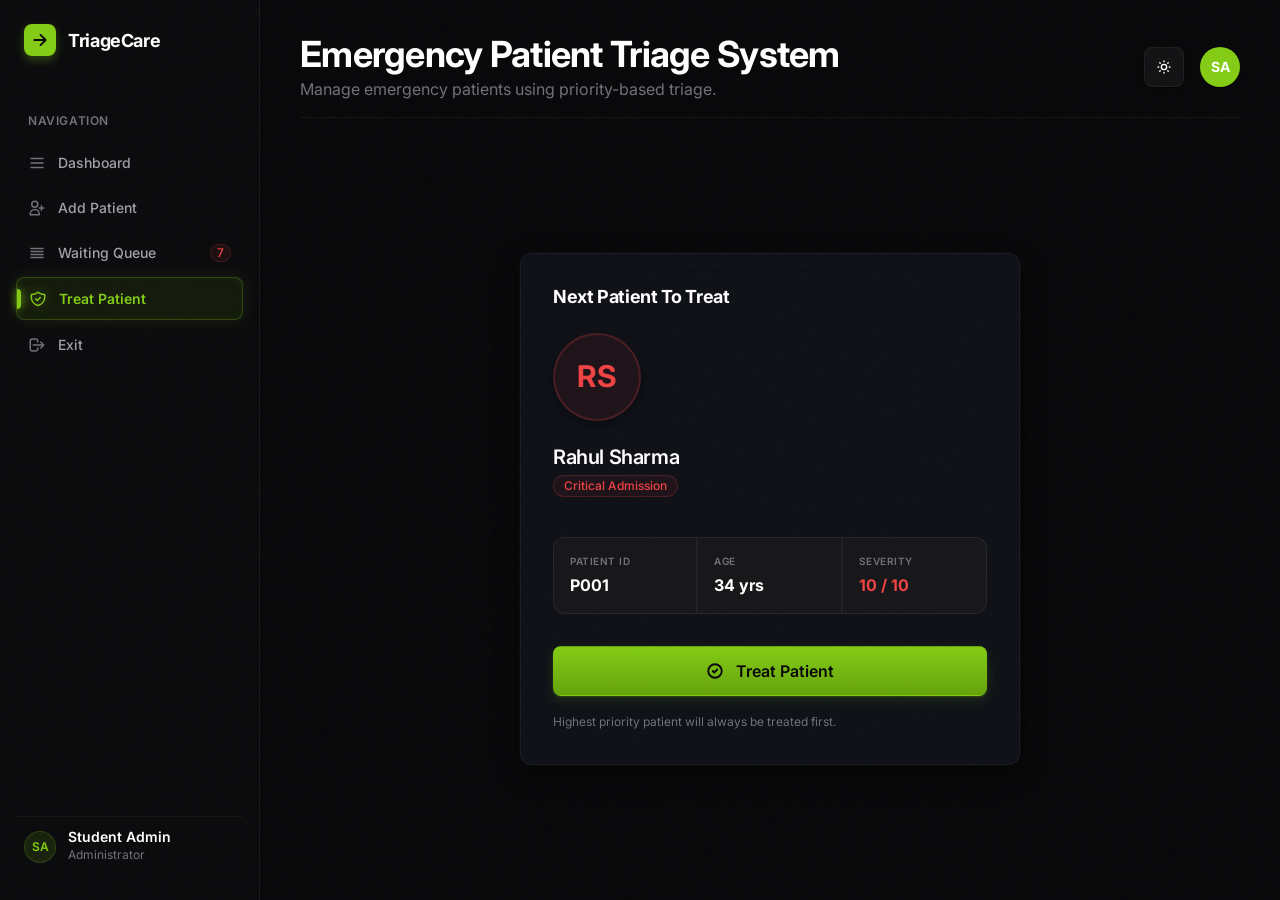
<file: treat-patient.html>
<!DOCTYPE html>
<html lang="en">
<head>
  <meta charset="UTF-8">
  <meta name="viewport" content="width=device-width, initial-scale=1.0">
  <title>TriageCare - Treat Patient</title>
  <link rel="stylesheet" href="design-system.css">
  <script>
    (function() {
      try {
        let theme = 'dark';
        const params = new URLSearchParams(window.location.search);
        let s = params.get('s');
        if (!s) {
          s = localStorage.getItem('tc_state');
        }
        if (s) {
          const jsonStr = decodeURIComponent(escape(atob(s)));
          const data = JSON.parse(jsonStr);
          if (data && data.th) {
            theme = data.th;
          }
        }
        if (theme === 'dark') {
          document.documentElement.setAttribute('data-theme', 'dark');
        } else {
          document.documentElement.removeAttribute('data-theme');
        }
      } catch (e) {
        document.documentElement.setAttribute('data-theme', 'dark');
      }
    })();
  </script>

</head>
<body>

  <div class="dashboard-grid-container">
    <!-- Left Navigation Sidebar (Identical to index.html but Treat Patient active) -->
    <aside class="tc-sidebar-container">
      <div class="tc-sidebar-header">
        <div class="tc-logo">
          <svg width="18" height="18" viewBox="0 0 24 24" fill="none" stroke="currentColor" stroke-width="2.5"><path stroke-linecap="round" stroke-linejoin="round" d="M4.5 12h15m0 0l-6.75-6.75M19.5 12l-6.75 6.75"/></svg>
        </div>
        <span class="tc-brand-name">TriageCare</span>
      </div>
      
      <nav class="tc-sidebar-nav">
        <span class="tc-sidebar-nav-label">Navigation</span>
        
        <a href="index.html" class="tc-sidebar-item">
          <div class="tc-sidebar-item-content">
            <svg class="tc-sidebar-icon" fill="none" stroke="currentColor" stroke-width="2" viewBox="0 0 24 24" width="18" height="18"><path stroke-linecap="round" stroke-linejoin="round" d="M4 6h16M4 12h16M4 18h16"/></svg>
            <span>Dashboard</span>
          </div>
        </a>
        
        <a href="add-patient.html" class="tc-sidebar-item">
          <div class="tc-sidebar-item-content">
            <svg class="tc-sidebar-icon" fill="none" stroke="currentColor" stroke-width="2" viewBox="0 0 24 24" width="18" height="18"><path stroke-linecap="round" stroke-linejoin="round" d="M18 9v3m0 0v3m0-3h3m-3 0h-3m-2-5a4 4 0 11-8 0 4 4 0 018 0zM3 20a6 6 0 0112 0v1H3v-1z"/></svg>
            <span>Add Patient</span>
          </div>
        </a>
        
        <a href="waiting-queue.html" class="tc-sidebar-item">
          <div class="tc-sidebar-item-content">
            <svg class="tc-sidebar-icon" fill="none" stroke="currentColor" stroke-width="2" viewBox="0 0 24 24" width="18" height="18"><path stroke-linecap="round" stroke-linejoin="round" d="M4 6h16M4 10h16M4 14h16M4 18h16"/></svg>
            <span>Waiting Queue</span>
          </div>
          <span class="tc-badge tc-badge-danger tc-text-xs" style="padding: 2px 6px;">7</span>
        </a>

        <a href="#" class="tc-sidebar-item tc-sidebar-item-active" onclick="event.preventDefault();">
          <div class="tc-sidebar-item-content">
            <svg class="tc-sidebar-icon" fill="none" stroke="currentColor" stroke-width="2" viewBox="0 0 24 24" width="18" height="18"><path stroke-linecap="round" stroke-linejoin="round" d="M9 12l2 2 4-4m5.618-4.016A11.955 11.955 0 0112 2.944a11.955 11.955 0 01-8.618 3.04A12.02 12.02 0 003 9c0 5.591 3.824 10.29 9 11.622 5.176-1.332 9-6.03 9-11.622 0-1.042-.133-2.052-.382-3.016z"/></svg>
            <span>Treat Patient</span>
          </div>
        </a>

        <a href="exit.html" class="tc-sidebar-item">
          <div class="tc-sidebar-item-content">
            <svg class="tc-sidebar-icon" fill="none" stroke="currentColor" stroke-width="2" viewBox="0 0 24 24" width="18" height="18"><path stroke-linecap="round" stroke-linejoin="round" d="M17 16l4-4m0 0l-4-4m4 4H7m6 4v1a3 3 0 01-3 3H6a3 3 0 01-3-3V7a3 3 0 013-3h4a3 3 0 013 3v1"/></svg>
            <span>Exit</span>
          </div>
        </a>
      </nav>
      
      <div class="tc-sidebar-footer">
        <div class="tc-table-avatar" style="background-color: var(--tc-color-primary-soft); color: var(--tc-color-primary); border-color: var(--tc-color-primary-border)">SA</div>
        <div class="tc-user-profile">
          <span class="tc-user-name">Student Admin</span>
          <span class="tc-user-role">Administrator</span>
        </div>
      </div>
    </aside>

    <!-- Main Workspace Viewport -->
    <main class="main-viewport">
      
      <!-- Top Header Row -->
      <section class="header-section">
        <div>
          <h1 class="tc-text-main">Emergency Patient Triage System</h1>
          <p class="tc-text-muted" style="margin-bottom: 0;">Manage emergency patients using priority-based triage.</p>
        </div>
        <div class="header-user-wrapper">
          <button id="themeToggleBtn" class="tc-btn tc-btn-secondary tc-btn-icon-only" title="Toggle Theme" style="padding: 10px;">
            <svg id="themeIcon" width="16" height="16" fill="none" stroke="currentColor" stroke-width="2" viewBox="0 0 24 24"><path d="M20.354 15.354A9 9 0 018.646 3.646 9.003 9.003 0 0012 21a9.003 9.003 0 008.354-5.646z"/></svg>
          </button>
          <div class="avatar-admin" title="Student Admin Account">SA</div>
        </div>
      </section>

      <!-- Centered Premium Patient Treatment Card -->
      <section class="card-centered-container">
        <div class="treat-card">
          <h2 class="tc-text-main" style="font-size: var(--tc-font-lg); margin-bottom: var(--tc-space-6); font-weight: var(--tc-weight-bold); letter-spacing: -0.02em;">Next Patient To Treat</h2>
          
          <!-- Large Avatar -->
          <div class="avatar-large-wrapper">
            <div class="avatar-large-circle">RS</div>
          </div>

          <!-- Patient Identity Details -->
          <h3 class="tc-text-main" style="font-size: var(--tc-font-xl); font-weight: var(--tc-weight-semibold); margin-bottom: 2px;">Rahul Sharma</h3>
          <span class="tc-badge tc-badge-danger" style="margin-bottom: var(--tc-space-4);">Critical Admission</span>

          <!-- Vitals and parameters grid -->
          <div class="patient-vitals-grid">
            <div class="vital-item" style="border-right: 1px solid var(--tc-color-border);">
              <span class="vital-label">Patient ID</span>
              <span class="vital-value">P001</span>
            </div>
            <div class="vital-item" style="border-right: 1px solid var(--tc-color-border);">
              <span class="vital-label">Age</span>
              <span class="vital-value">34 yrs</span>
            </div>
            <div class="vital-item">
              <span class="vital-label">Severity</span>
              <span class="vital-value" style="color: var(--tc-color-danger);">10 / 10</span>
            </div>
          </div>

          <!-- Large treatment CTA button -->
          <button type="button" class="tc-btn tc-btn-primary" style="width: 100%; padding: 14px 20px; font-size: var(--tc-font-base); justify-content: center; margin-bottom: var(--tc-space-3);">
            <svg width="18" height="18" fill="none" stroke="currentColor" stroke-width="2.5" viewBox="0 0 24 24" style="margin-right: var(--tc-space-1);"><path stroke-linecap="round" stroke-linejoin="round" d="M9 12l2 2 4-4m6 2a9 9 0 11-18 0 9 9 0 0118 0z" /></svg>
            Treat Patient
          </button>

          <!-- Disclaimer caption footer -->
          <span class="tc-text-muted tc-text-xs">Highest priority patient will always be treated first.</span>

        </div>
      </section>

    </main>
  </div>

  <script src="app-state.js"></script>

</body>
</html>
</file>
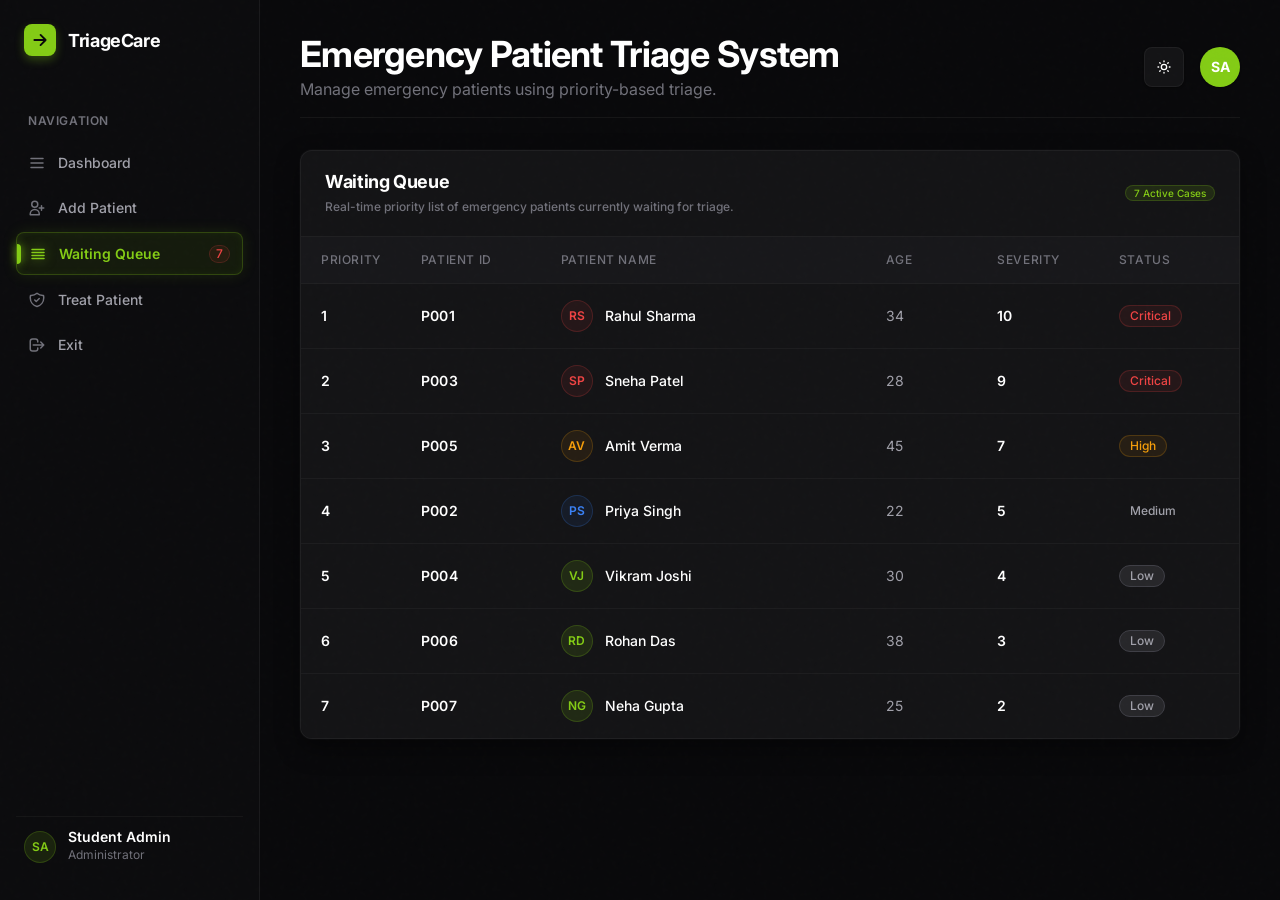
<file: waiting-queue.html>
<!DOCTYPE html>
<html lang="en">
<head>
  <meta charset="UTF-8">
  <meta name="viewport" content="width=device-width, initial-scale=1.0">
  <title>TriageCare - Waiting Queue</title>
  <link rel="stylesheet" href="design-system.css">
  <script>
    (function() {
      try {
        let theme = 'dark';
        const params = new URLSearchParams(window.location.search);
        let s = params.get('s');
        if (!s) {
          s = localStorage.getItem('tc_state');
        }
        if (s) {
          const jsonStr = decodeURIComponent(escape(atob(s)));
          const data = JSON.parse(jsonStr);
          if (data && data.th) {
            theme = data.th;
          }
        }
        if (theme === 'dark') {
          document.documentElement.setAttribute('data-theme', 'dark');
        } else {
          document.documentElement.removeAttribute('data-theme');
        }
      } catch (e) {
        document.documentElement.setAttribute('data-theme', 'dark');
      }
    })();
  </script>

</head>
<body>

  <div class="dashboard-grid-container">
    <!-- Left Navigation Sidebar (Identical to index.html but Waiting Queue active) -->
    <aside class="tc-sidebar-container">
      <div class="tc-sidebar-header">
        <div class="tc-logo">
          <svg width="18" height="18" viewBox="0 0 24 24" fill="none" stroke="currentColor" stroke-width="2.5"><path stroke-linecap="round" stroke-linejoin="round" d="M4.5 12h15m0 0l-6.75-6.75M19.5 12l-6.75 6.75"/></svg>
        </div>
        <span class="tc-brand-name">TriageCare</span>
      </div>
      
      <nav class="tc-sidebar-nav">
        <span class="tc-sidebar-nav-label">Navigation</span>
        
        <a href="index.html" class="tc-sidebar-item">
          <div class="tc-sidebar-item-content">
            <svg class="tc-sidebar-icon" fill="none" stroke="currentColor" stroke-width="2" viewBox="0 0 24 24" width="18" height="18"><path stroke-linecap="round" stroke-linejoin="round" d="M4 6h16M4 12h16M4 18h16"/></svg>
            <span>Dashboard</span>
          </div>
        </a>
        
        <a href="add-patient.html" class="tc-sidebar-item">
          <div class="tc-sidebar-item-content">
            <svg class="tc-sidebar-icon" fill="none" stroke="currentColor" stroke-width="2" viewBox="0 0 24 24" width="18" height="18"><path stroke-linecap="round" stroke-linejoin="round" d="M18 9v3m0 0v3m0-3h3m-3 0h-3m-2-5a4 4 0 11-8 0 4 4 0 018 0zM3 20a6 6 0 0112 0v1H3v-1z"/></svg>
            <span>Add Patient</span>
          </div>
        </a>
        
        <a href="#" class="tc-sidebar-item tc-sidebar-item-active" onclick="event.preventDefault();">
          <div class="tc-sidebar-item-content">
            <svg class="tc-sidebar-icon" fill="none" stroke="currentColor" stroke-width="2" viewBox="0 0 24 24" width="18" height="18"><path stroke-linecap="round" stroke-linejoin="round" d="M4 6h16M4 10h16M4 14h16M4 18h16"/></svg>
            <span>Waiting Queue</span>
          </div>
          <span class="tc-badge tc-badge-danger tc-text-xs" style="padding: 2px 6px;">7</span>
        </a>

        <a href="index.html" class="tc-sidebar-item">
          <div class="tc-sidebar-item-content">
            <svg class="tc-sidebar-icon" fill="none" stroke="currentColor" stroke-width="2" viewBox="0 0 24 24" width="18" height="18"><path stroke-linecap="round" stroke-linejoin="round" d="M9 12l2 2 4-4m5.618-4.016A11.955 11.955 0 0112 2.944a11.955 11.955 0 01-8.618 3.04A12.02 12.02 0 003 9c0 5.591 3.824 10.29 9 11.622 5.176-1.332 9-6.03 9-11.622 0-1.042-.133-2.052-.382-3.016z"/></svg>
            <span>Treat Patient</span>
          </div>
        </a>

        <a href="exit.html" class="tc-sidebar-item">
          <div class="tc-sidebar-item-content">
            <svg class="tc-sidebar-icon" fill="none" stroke="currentColor" stroke-width="2" viewBox="0 0 24 24" width="18" height="18"><path stroke-linecap="round" stroke-linejoin="round" d="M17 16l4-4m0 0l-4-4m4 4H7m6 4v1a3 3 0 01-3 3H6a3 3 0 01-3-3V7a3 3 0 013-3h4a3 3 0 013 3v1"/></svg>
            <span>Exit</span>
          </div>
        </a>
      </nav>
      
      <div class="tc-sidebar-footer">
        <div class="tc-table-avatar" style="background-color: var(--tc-color-primary-soft); color: var(--tc-color-primary); border-color: var(--tc-color-primary-border)">SA</div>
        <div class="tc-user-profile">
          <span class="tc-user-name">Student Admin</span>
          <span class="tc-user-role">Administrator</span>
        </div>
      </div>
    </aside>

    <!-- Main Workspace Viewport -->
    <main class="main-viewport">
      
      <!-- Top Header Row -->
      <section class="header-section">
        <div>
          <h1 class="tc-text-main">Emergency Patient Triage System</h1>
          <p class="tc-text-muted" style="margin-bottom: 0;">Manage emergency patients using priority-based triage.</p>
        </div>
        <div class="header-user-wrapper">
          <button id="themeToggleBtn" class="tc-btn tc-btn-secondary tc-btn-icon-only" title="Toggle Theme" style="padding: 10px;">
            <svg id="themeIcon" width="16" height="16" fill="none" stroke="currentColor" stroke-width="2" viewBox="0 0 24 24"><path d="M20.354 15.354A9 9 0 018.646 3.646 9.003 9.003 0 0012 21a9.003 9.003 0 008.354-5.646z"/></svg>
          </button>
          <div class="avatar-admin" title="Student Admin Account">SA</div>
        </div>
      </section>

      <!-- Waiting Queue Table Container -->
      <section class="queue-table-card tc-card" style="padding: 0; overflow: hidden;">
        <div style="border-bottom: 1px solid var(--tc-color-border); padding: var(--tc-space-5) var(--tc-space-6);">
          <div class="tc-flex tc-align-center tc-justify-between">
            <div>
              <h2 class="tc-card-title" style="font-size: var(--tc-font-lg); font-weight: var(--tc-weight-bold); letter-spacing: -0.02em; margin: 0;">Waiting Queue</h2>
              <p class="tc-text-muted tc-text-xs" style="margin: var(--tc-space-1) 0 0 0; font-weight: var(--tc-weight-medium);">Real-time priority list of emergency patients currently waiting for triage.</p>
            </div>
            <span class="tc-badge tc-badge-primary" style="font-size: 10px; padding: 2px 8px;">7 Active Cases</span>
          </div>
        </div>
        
        <!-- Responsive Data Table -->
        <div class="tc-table-wrapper" style="box-shadow: none; border-radius: 0; border: none;">
          <div class="tc-table-container">
            <table class="tc-table">
              <thead>
                <tr>
                  <th style="width: 10%;">Priority</th>
                  <th style="width: 15%;">Patient ID</th>
                  <th style="width: 35%;">Patient Name</th>
                  <th style="width: 12%;">Age</th>
                  <th style="width: 13%;">Severity</th>
                  <th style="width: 15%;">Status</th>
                </tr>
              </thead>
              <tbody>
                <tr>
                  <td class="tc-text-semibold tc-text-main">1</td>
                  <td class="tc-text-primary tc-text-semibold">P001</td>
                  <td>
                    <div class="tc-table-cell-profile">
                      <div class="tc-table-avatar" style="background-color: var(--tc-color-danger-bg); color: var(--tc-color-danger); border-color: var(--tc-color-danger-border);">RS</div>
                      <span class="tc-text-main tc-text-medium">Rahul Sharma</span>
                    </div>
                  </td>
                  <td>34</td>
                  <td class="tc-text-semibold tc-text-main">10</td>
                  <td><span class="tc-badge tc-badge-danger">Critical</span></td>
                </tr>
                <tr>
                  <td class="tc-text-semibold tc-text-main">2</td>
                  <td class="tc-text-primary tc-text-semibold">P003</td>
                  <td>
                    <div class="tc-table-cell-profile">
                      <div class="tc-table-avatar" style="background-color: var(--tc-color-danger-bg); color: var(--tc-color-danger); border-color: var(--tc-color-danger-border);">SP</div>
                      <span class="tc-text-main tc-text-medium">Sneha Patel</span>
                    </div>
                  </td>
                  <td>28</td>
                  <td class="tc-text-semibold tc-text-main">9</td>
                  <td><span class="tc-badge tc-badge-danger">Critical</span></td>
                </tr>
                <tr>
                  <td class="tc-text-semibold tc-text-main">3</td>
                  <td class="tc-text-primary tc-text-semibold">P005</td>
                  <td>
                    <div class="tc-table-cell-profile">
                      <div class="tc-table-avatar" style="background-color: var(--tc-color-warning-bg); color: var(--tc-color-warning); border-color: var(--tc-color-warning-border);">AV</div>
                      <span class="tc-text-main tc-text-medium">Amit Verma</span>
                    </div>
                  </td>
                  <td>45</td>
                  <td class="tc-text-semibold tc-text-main">7</td>
                  <td><span class="tc-badge tc-badge-warning">High</span></td>
                </tr>
                <tr>
                  <td class="tc-text-semibold tc-text-main">4</td>
                  <td class="tc-text-primary tc-text-semibold">P002</td>
                  <td>
                    <div class="tc-table-cell-profile">
                      <div class="tc-table-avatar" style="background-color: var(--tc-color-info-bg); color: var(--tc-color-info); border-color: var(--tc-color-info-border);">PS</div>
                      <span class="tc-text-main tc-text-medium">Priya Singh</span>
                    </div>
                  </td>
                  <td>22</td>
                  <td class="tc-text-semibold tc-text-main">5</td>
                  <td><span class="tc-badge tc-badge-info">Medium</span></td>
                </tr>
                <tr>
                  <td class="tc-text-semibold tc-text-main">5</td>
                  <td class="tc-text-primary tc-text-semibold">P004</td>
                  <td>
                    <div class="tc-table-cell-profile">
                      <div class="tc-table-avatar">VJ</div>
                      <span class="tc-text-main tc-text-medium">Vikram Joshi</span>
                    </div>
                  </td>
                  <td>30</td>
                  <td class="tc-text-semibold tc-text-main">4</td>
                  <td><span class="tc-badge tc-badge-neutral">Low</span></td>
                </tr>
                <tr>
                  <td class="tc-text-semibold tc-text-main">6</td>
                  <td class="tc-text-primary tc-text-semibold">P006</td>
                  <td>
                    <div class="tc-table-cell-profile">
                      <div class="tc-table-avatar">RD</div>
                      <span class="tc-text-main tc-text-medium">Rohan Das</span>
                    </div>
                  </td>
                  <td>38</td>
                  <td class="tc-text-semibold tc-text-main">3</td>
                  <td><span class="tc-badge tc-badge-neutral">Low</span></td>
                </tr>
                <tr>
                  <td class="tc-text-semibold tc-text-main">7</td>
                  <td class="tc-text-primary tc-text-semibold">P007</td>
                  <td>
                    <div class="tc-table-cell-profile">
                      <div class="tc-table-avatar">NG</div>
                      <span class="tc-text-main tc-text-medium">Neha Gupta</span>
                    </div>
                  </td>
                  <td>25</td>
                  <td class="tc-text-semibold tc-text-main">2</td>
                  <td><span class="tc-badge tc-badge-neutral">Low</span></td>
                </tr>
              </tbody>
            </table>
          </div>
        </div>
      </section>

    </main>
  </div>

  <script src="app-state.js"></script>

</body>
</html>
</file>
<file: design-system.css>
/* 
 * TriageCare Design System
 * Premium Modern SaaS Dashboard UI Library
 * Inspired by Linear, Stripe, Clerk, and Vercel
 * Reusable Across All Pages
 */

/* Import Inter Font from Google Fonts */
@import url('https://fonts.googleapis.com/css2?family=Inter:wght@300;400;500;600;700&display=swap');

/* ==========================================================================
   1. Design Tokens & Theme Variables
   ========================================================================== */

:root {
  /* Font Family */
  --tc-font-family: 'Inter', -apple-system, BlinkMacSystemFont, "Segoe UI", Roboto, Helvetica, Arial, sans-serif;

  /* Typography Scale */
  --tc-font-xs: 0.75rem;     /* 12px */
  --tc-font-sm: 0.875rem;    /* 14px */
  --tc-font-base: 1rem;      /* 16px */
  --tc-font-lg: 1.125rem;    /* 18px */
  --tc-font-xl: 1.25rem;     /* 20px */
  --tc-font-2xl: 1.5rem;     /* 24px */
  --tc-font-3xl: 1.875rem;   /* 30px */
  --tc-font-4xl: 2.25rem;    /* 36px */

  /* Font Weights */
  --tc-weight-light: 300;
  --tc-weight-regular: 400;
  --tc-weight-medium: 500;
  --tc-weight-semibold: 600;
  --tc-weight-bold: 700;

  /* Border Radiuses (Refined to 8px/12px Vercel/Linear system) */
  --tc-radius-sm: 6px;
  --tc-radius-md: 8px;       /* Input & Button radius */
  --tc-radius-lg: 12px;
  --tc-radius-xl: 12px;      /* Main container & Card radius */
  --tc-radius-full: 9999px;  /* Pill shape */

  /* Grayscale Palette (Slate) */
  --tc-color-slate-50: #F8FAFC;
  --tc-color-slate-100: #F1F5F9;
  --tc-color-slate-200: #E2E8F0;
  --tc-color-slate-300: #CBD5E1;
  --tc-color-slate-400: #94A3B8;
  --tc-color-slate-500: #64748B;
  --tc-color-slate-600: #475569;
  --tc-color-slate-700: #334155;
  --tc-color-slate-800: #1E293B;
  --tc-color-slate-900: #0F172A;
  
  /* Primary Brand Colors - Adjusted to green/lime to match dark theme vibe */
  --tc-color-primary: #4d7c0f;        /* lime-700 */
  --tc-color-primary-hover: #3f620e;  /* lime-800 */
  --tc-color-primary-active: #365314; /* lime-900 */
  --tc-color-primary-soft: #f7fee7;   /* lime-50 */
  --tc-color-primary-border: #d9f99d; /* lime-200 */
  
  /* Semantic Colors - Success mapped to Emerald secondary */
  --tc-color-success: #059669;        /* Emerald-600 */
  --tc-color-success-bg: #ecfdf5;     /* Emerald-50 */
  --tc-color-success-border: #a7f3d0; /* Emerald-200 */

  --tc-color-warning: #D97706;
  --tc-color-warning-bg: #FFFBEB;
  --tc-color-warning-border: #FEF3C7;

  --tc-color-danger: #DC2626;
  --tc-color-danger-bg: #FEF2F2;
  --tc-color-danger-border: #FEE2E2;

  --tc-color-info: #0891b2;
  --tc-color-info-bg: #ecfeff;
  --tc-color-info-border: #cffafe;

  /* Theme-Specific Colors (Light Theme) */
  --tc-color-bg: #F8FAFC;            /* Soft off-white background */
  --tc-color-surface: #FFFFFF;       /* Card/Panel surface */
  --tc-color-surface-hover: #F8FAFC; /* Hovered surface */
  --tc-color-sidebar: #FFFFFF;       /* Sidebar background */
  --tc-color-input-bg: #FFFFFF;      /* Input background */
  
  --tc-color-text-main: #0F172A;      /* Slate 900 */
  --tc-color-text-secondary: #475569; /* Slate 600 */
  --tc-color-text-muted: #64748B;     /* Slate 500 */
  --tc-color-border: #E2E8F0;         /* Slate 200 */
  --tc-color-border-hover: #CBD5E1;   /* Slate 300 */
  --tc-color-divider: #F1F5F9;        /* Slate 100 */

  /* Glassmorphism Variables */
  --tc-glass-bg: rgba(255, 255, 255, 0.7);
  --tc-glass-border: rgba(226, 232, 240, 0.6);
  --tc-glass-shadow: 0 8px 32px 0 rgba(15, 23, 42, 0.04);
  --tc-glass-blur: blur(12px);

  /* Shadows (Diffused and Soft) */
  --tc-shadow-sm: 0 1px 2px rgba(0, 0, 0, 0.04);
  --tc-shadow-md: 0 4px 10px rgba(0, 0, 0, 0.04), 0 1px 3px rgba(0, 0, 0, 0.02);
  --tc-shadow-lg: 0 10px 20px rgba(0, 0, 0, 0.03), 0 2px 6px rgba(0, 0, 0, 0.02);
  --tc-shadow-xl: 0 20px 40px rgba(0, 0, 0, 0.06), 0 1px 10px rgba(0, 0, 0, 0.02);
  --tc-shadow-inner: inset 0 2px 4px 0 rgba(15, 23, 42, 0.04);

  /* Spacing Grid (4px Base) */
  --tc-space-1: 0.25rem;   /* 4px */
  --tc-space-2: 0.5rem;    /* 8px */
  --tc-space-3: 0.75rem;   /* 12px */
  --tc-space-4: 1rem;      /* 16px */
  --tc-space-5: 1.25rem;   /* 20px */
  --tc-space-6: 1.5rem;    /* 24px */
  --tc-space-8: 2rem;      /* 32px */
  --tc-space-10: 2.5rem;   /* 40px */
  --tc-space-12: 3rem;     /* 48px */
  --tc-space-16: 4rem;     /* 64px */

  /* Animation Durations & Curves */
  --tc-transition-fast: all 200ms cubic-bezier(0.4, 0, 0.2, 1);
  --tc-transition-normal: all 200ms cubic-bezier(0.4, 0, 0.2, 1);
  --tc-transition-slow: all 200ms cubic-bezier(0.4, 0, 0.2, 1);
  --tc-transition-bounce: all 200ms cubic-bezier(0.34, 1.56, 0.64, 1);
}

/* ==========================================================================
   2. Dark Theme Support (Optional Hook)
   ========================================================================== */

[data-theme="dark"] {
  /* Grayscale Palette overrides for dark background */
  --tc-color-slate-50: #18181b;      /* zinc-900 */
  --tc-color-slate-100: #27272a;     /* zinc-800 */
  --tc-color-slate-200: #3f3f46;     /* zinc-700 */
  --tc-color-slate-300: #52525b;     /* zinc-600 */
  --tc-color-slate-400: #71717a;     /* zinc-500 */
  --tc-color-slate-500: #a1a1aa;     /* zinc-400 */
  --tc-color-slate-600: #d4d4d8;     /* zinc-300 */
  --tc-color-slate-700: #e4e4e7;     /* zinc-200 */
  --tc-color-slate-800: #f4f4f5;     /* zinc-100 */
  --tc-color-slate-900: #ffffff;     /* white */

  /* Layered dark surfaces using multiple elevations */
  --tc-color-bg: #09090b;            /* Page background - deep zinc black */
  --tc-color-sidebar: #0c0c0e;       /* Sidebar background - layer 1 */
  --tc-color-surface: #141416;       /* Card/Panel surface - layer 2 */
  --tc-color-surface-hover: #18181b; /* Card hover state - layer 2 hover */
  --tc-color-input-bg: #0c0c0e;      /* Inputs - recessed layer 1 */
  
  --tc-color-text-main: #ffffff;      /* White */
  --tc-color-text-secondary: #a1a1aa; /* Zinc-400 */
  --tc-color-text-muted: #71717a;     /* Zinc-500 */
  --tc-color-border: rgba(255, 255, 255, 0.05); /* Soft neutral borders */
  --tc-color-border-hover: rgba(255, 255, 255, 0.12);
  --tc-color-divider: rgba(255, 255, 255, 0.04);

  /* Primary Brand Colors - Neon lime-green accent */
  --tc-color-primary: #84cc16;        /* lime-500 */
  --tc-color-primary-hover: #a3e635;  /* lime-400 */
  --tc-color-primary-active: #65a30d; /* lime-600 */
  --tc-color-primary-soft: rgba(132, 204, 22, 0.12);
  --tc-color-primary-border: rgba(132, 204, 22, 0.2);

  /* Glassmorphism Overrides */
  --tc-glass-bg: rgba(12, 12, 14, 0.7);
  --tc-glass-border: rgba(255, 255, 255, 0.08);
  --tc-glass-shadow: 0 8px 32px 0 rgba(0, 0, 0, 0.5);

  /* Shadows for Dark Mode */
  --tc-shadow-sm: 0 1px 2px rgba(0, 0, 0, 0.4);
  --tc-shadow-md: 0 4px 12px rgba(0, 0, 0, 0.3);
  --tc-shadow-lg: 0 10px 24px rgba(0, 0, 0, 0.4), 0 0 0 1px rgba(255, 255, 255, 0.02);
  --tc-shadow-xl: 0 20px 48px rgba(0, 0, 0, 0.5), 0 0 0 1px rgba(255, 255, 255, 0.03);

  /* Semantic Overrides - Emerald secondary for success */
  --tc-color-success: #34d399;        /* Emerald-400 */
  --tc-color-success-bg: rgba(52, 211, 153, 0.08);
  --tc-color-success-border: rgba(52, 211, 153, 0.2);

  --tc-color-warning: #f59e0b;
  --tc-color-warning-bg: rgba(245, 158, 11, 0.08);
  --tc-color-warning-border: rgba(245, 158, 11, 0.2);

  --tc-color-danger: #ef4444;
  --tc-color-danger-bg: rgba(239, 68, 68, 0.08);
  --tc-color-danger-border: rgba(239, 68, 68, 0.2);

  --tc-color-info: #3b82f6;
  --tc-color-info-bg: rgba(59, 130, 246, 0.08);
  --tc-color-info-border: rgba(59, 130, 246, 0.2);
}

/* ==========================================================================
   3. Document Resets & Base Styles
   ========================================================================== */

* {
  box-sizing: border-box;
  margin: 0;
  padding: 0;
}

html {
  font-size: 16px;
  scroll-behavior: smooth;
}

body {
  font-family: var(--tc-font-family);
  background-color: var(--tc-color-bg);
  background-image: 
    linear-gradient(rgba(248, 250, 252, 0.90), rgba(248, 250, 252, 0.90)),
    url('assets/subtle_mesh_bg.png');
  background-size: cover;
  background-position: center;
  background-repeat: no-repeat;
  background-attachment: fixed;
  color: var(--tc-color-text-secondary);
  font-weight: var(--tc-weight-regular);
  line-height: 1.5;
  -webkit-font-smoothing: antialiased;
  -moz-osx-font-smoothing: grayscale;
  position: relative;
}

body::before {
  content: "";
  position: fixed;
  top: 0;
  left: 0;
  width: 100%;
  height: 100%;
  opacity: 0.012; /* Extremely subtle paper grain noise */
  pointer-events: none;
  background-image: url("data:image/svg+xml,%3Csvg viewBox='0 0 200 200' xmlns='http://www.w3.org/2000/svg'%3E%3Cfilter id='noiseFilter'%3E%3CfeTurbulence type='fractalNoise' baseFrequency='0.8' numOctaves='3' stitchTiles='stitch'/%3E%3C/filter%3E%3Crect width='100%25' height='100%25' filter='url(%23noiseFilter)'/%3E%3C/svg%3E");
  z-index: 9999;
}

[data-theme="dark"] body {
  background-image: 
    radial-gradient(circle at 50% 0%, rgba(132, 204, 22, 0.02) 0%, transparent 50%),
    radial-gradient(circle at 0% 100%, rgba(52, 211, 153, 0.01) 0%, transparent 40%),
    linear-gradient(rgba(9, 9, 11, 0.82), rgba(9, 9, 11, 0.82)),
    url('assets/subtle_mesh_bg.png');
  background-size: cover;
  background-position: center;
  background-repeat: no-repeat;
  background-attachment: fixed;
}



/* Enable smooth transitions when toggling theme */
body, aside, main, .tc-card, .tc-sidebar-item, .tc-sidebar-icon, .tc-logo, h1, h2, h3, h4, h5, p, span, .tc-badge, input, select, textarea, .tc-table, .tc-table th, .tc-table td, .modal-backdrop, .modal-card {
  transition: background-color 0.3s ease, color 0.3s ease, border-color 0.3s ease, box-shadow 0.3s ease, backdrop-filter 0.3s ease, transform 0.3s cubic-bezier(0.34, 1.56, 0.64, 1);
}

/* Scrollbar Customization */
::-webkit-scrollbar {
  width: 8px;
  height: 8px;
}

::-webkit-scrollbar-track {
  background: transparent;
}

::-webkit-scrollbar-thumb {
  background: var(--tc-color-border);
  border-radius: var(--tc-radius-full);
}

::-webkit-scrollbar-thumb:hover {
  background: var(--tc-color-slate-400);
}

/* ==========================================================================
   4. Typography
   ========================================================================== */

h1, h2, h3, h4, h5, h6 {
  color: var(--tc-color-text-main);
  font-weight: var(--tc-weight-semibold);
  line-height: 1.25;
  letter-spacing: -0.02em;
}

h1 { font-size: var(--tc-font-4xl); font-weight: var(--tc-weight-bold); }
h2 { font-size: var(--tc-font-3xl); font-weight: var(--tc-weight-bold); }
h3 { font-size: var(--tc-font-2xl); }
h4 { font-size: var(--tc-font-xl); }
h5 { font-size: var(--tc-font-lg); }
h6 { font-size: var(--tc-font-base); }

p {
  font-size: var(--tc-font-base);
  margin-bottom: var(--tc-space-4);
  color: var(--tc-color-text-secondary);
}

a {
  color: var(--tc-color-primary);
  text-decoration: none;
  transition: var(--tc-transition-fast);
}

a:hover {
  color: var(--tc-color-primary-hover);
}

/* Typography Utility Classes */
.tc-text-main { color: var(--tc-color-text-main) !important; }
.tc-text-secondary { color: var(--tc-color-text-secondary) !important; }
.tc-text-muted { color: var(--tc-color-text-muted) !important; }
.tc-text-primary { color: var(--tc-color-primary) !important; }
.tc-text-success { color: var(--tc-color-success) !important; }
.tc-text-danger { color: var(--tc-color-danger) !important; }
.tc-text-warning { color: var(--tc-color-warning) !important; }
.tc-text-xs { font-size: var(--tc-font-xs); }
.tc-text-sm { font-size: var(--tc-font-sm); }
.tc-text-lg { font-size: var(--tc-font-lg); }
.tc-text-semibold { font-weight: var(--tc-weight-semibold); }
.tc-text-medium { font-weight: var(--tc-weight-medium); }

/* Custom override for patient ID in tables: neutral main color instead of accent green */
.tc-table td.tc-text-primary,
.tc-table td span.tc-text-primary {
  color: var(--tc-color-text-main) !important;
  font-weight: var(--tc-weight-semibold);
  letter-spacing: 0.02em;
}

/* Skeleton Loading Placeholders with high-performance CSS shimmer */
.tc-skeleton {
  background: linear-gradient(
    90deg,
    var(--tc-color-border) 25%,
    var(--tc-color-slate-50) 37%,
    var(--tc-color-border) 63%
  );
  background-size: 400% 100%;
  animation: tc-shimmer 1.4s ease infinite;
  border-radius: var(--tc-radius-sm);
  display: inline-block;
  height: 1em;
  width: 100%;
}

[data-theme="dark"] .tc-skeleton {
  background: linear-gradient(
    90deg,
    var(--tc-color-border) 25%,
    rgba(255, 255, 255, 0.05) 37%,
    var(--tc-color-border) 63%
  );
  background-size: 400% 100%;
}

@keyframes tc-shimmer {
  0% {
    background-position: 100% 50%;
  }
  100% {
    background-position: 0% 50%;
  }
}

/* ==========================================================================
   5. Button Components
   ========================================================================== */

.tc-btn {
  display: inline-flex;
  align-items: center;
  justify-content: center;
  gap: var(--tc-space-2);
  font-family: var(--tc-font-family);
  font-weight: var(--tc-weight-medium);
  font-size: var(--tc-font-sm);
  border-radius: var(--tc-radius-md);
  padding: 10px 18px;
  border: 1px solid transparent;
  cursor: pointer;
  white-space: nowrap;
  user-select: none;
  text-decoration: none;
  transition: transform 0.2s cubic-bezier(0.34, 1.56, 0.64, 1), box-shadow 0.2s ease, background-color 0.2s ease, border-color 0.2s ease, color 0.2s ease;
  position: relative;
  overflow: hidden;
}

.tc-btn::after {
  content: "";
  position: absolute;
  left: 50%;
  top: 50%;
  width: 120px;
  height: 120px;
  background: rgba(255, 255, 255, 0.25);
  border-radius: 50%;
  transform: translate(-50%, -50%) scale(0);
  opacity: 0;
  pointer-events: none;
  transition: transform 0.6s cubic-bezier(0.1, 0.8, 0.3, 1), opacity 0.6s ease;
}

.tc-btn:active:not(:disabled)::after {
  transform: translate(-50%, -50%) scale(2.5);
  opacity: 1;
  transition: 0s;
}


.tc-btn:focus-visible {
  outline: 2px solid var(--tc-color-primary);
  outline-offset: 2px;
}

.tc-btn:hover:not(:disabled) {
  transform: translateY(-2px) scale(1.035);
}

.tc-btn:active:not(:disabled) {
  transform: translateY(1px) scale(0.975);
  transition: transform 0.08s cubic-bezier(0.16, 1, 0.3, 1);
}

.tc-btn:disabled {
  opacity: 0.5;
  cursor: not-allowed;
  transform: none !important;
  box-shadow: none !important;
}

/* Primary Button (Vibrant gradient with smooth spring hover) */
.tc-btn-primary {
  background: linear-gradient(180deg, var(--tc-color-primary) 0%, var(--tc-color-primary-active) 100%);
  color: #FFFFFF;
  box-shadow: 0 1px 2px 0 rgba(77, 124, 15, 0.2), 0 4px 12px 0 rgba(77, 124, 15, 0.1);
}

[data-theme="dark"] .tc-btn-primary {
  color: #09090b; /* Dark text for lime green background */
  font-weight: var(--tc-weight-semibold);
  box-shadow: 0 1px 2px 0 rgba(132, 204, 22, 0.2), 0 4px 12px 0 rgba(132, 204, 22, 0.15);
}

.tc-btn-primary:hover:not(:disabled) {
  background: linear-gradient(180deg, var(--tc-color-primary-hover) 0%, var(--tc-color-primary) 100%);
  box-shadow: 0 4px 12px 0 rgba(77, 124, 15, 0.25), 0 8px 20px 0 rgba(77, 124, 15, 0.15);
}

[data-theme="dark"] .tc-btn-primary:hover:not(:disabled) {
  box-shadow: 0 4px 12px 0 rgba(132, 204, 22, 0.3), 0 8px 24px 0 rgba(132, 204, 22, 0.25);
}

/* Secondary Button (Border, Clean white/dark surface) */
.tc-btn-secondary {
  background-color: var(--tc-color-surface);
  border-color: var(--tc-color-border);
  color: var(--tc-color-text-main);
  box-shadow: var(--tc-shadow-sm);
}

.tc-btn-secondary:hover:not(:disabled) {
  background-color: var(--tc-color-surface-hover);
  border-color: var(--tc-color-border-hover);
  color: var(--tc-color-text-main);
  box-shadow: var(--tc-shadow-md);
}

/* Ghost Button (Clerk-like minimal) */
.tc-btn-ghost {
  background-color: transparent;
  color: var(--tc-color-text-secondary);
}

.tc-btn-ghost:hover:not(:disabled) {
  background-color: var(--tc-color-slate-100);
  color: var(--tc-color-text-main);
}

[data-theme="dark"] .tc-btn-ghost:hover:not(:disabled) {
  background-color: rgba(255, 255, 255, 0.05);
}

/* Outline Button */
.tc-btn-outline {
  background-color: transparent;
  border-color: var(--tc-color-primary);
  color: var(--tc-color-primary);
}

.tc-btn-outline:hover:not(:disabled) {
  background-color: var(--tc-color-primary-soft);
}

/* Button Sizes */
.tc-btn-sm {
  padding: 6px 12px;
  font-size: var(--tc-font-xs);
  border-radius: var(--tc-radius-sm);
}

.tc-btn-lg {
  padding: 12px 24px;
  font-size: var(--tc-font-base);
  border-radius: var(--tc-radius-lg);
}

.tc-btn-icon-only {
  width: 40px;
  height: 40px;
  padding: 0;
  display: inline-flex;
  align-items: center;
  justify-content: center;
  border-radius: var(--tc-radius-md);
}
.tc-btn-sm.tc-btn-icon-only {
  width: 32px;
  height: 32px;
  padding: 0;
  border-radius: var(--tc-radius-sm);
}

/* ==========================================================================
   6. Input Fields
   ========================================================================== */

.tc-input-wrapper {
  display: flex;
  flex-direction: column;
  gap: var(--tc-space-1);
  margin-bottom: var(--tc-space-4);
  width: 100%;
}

.tc-label {
  font-size: var(--tc-font-xs);
  font-weight: var(--tc-weight-medium);
  color: var(--tc-color-text-secondary);
  user-select: none;
}

.tc-input-field-container {
  position: relative;
  display: flex;
  align-items: center;
  width: 100%;
}

.tc-input {
  width: 100%;
  font-family: var(--tc-font-family);
  font-size: var(--tc-font-sm);
  font-weight: var(--tc-weight-regular);
  color: var(--tc-color-text-main);
  background-color: var(--tc-color-input-bg);
  border: 1px solid var(--tc-color-border);
  border-radius: var(--tc-radius-md);
  padding: 10px 14px;
  box-shadow: var(--tc-shadow-sm);
  outline: none;
  transition: var(--tc-transition-fast);
}

.tc-input::placeholder {
  color: var(--tc-color-text-muted);
}

.tc-input:hover:not(:disabled):not(:read-only) {
  border-color: var(--tc-color-border-hover);
}

.tc-input:focus:not(:disabled):not(:read-only) {
  border-color: var(--tc-color-primary);
  box-shadow: 0 0 0 3px var(--tc-color-primary-soft), var(--tc-shadow-sm);
}

.tc-input:disabled {
  opacity: 0.6;
  background-color: var(--tc-color-slate-50);
  cursor: not-allowed;
}

.tc-input:read-only {
  background-color: var(--tc-color-slate-50) !important;
  opacity: 0.85;
  cursor: not-allowed;
  border-color: var(--tc-color-border) !important;
  box-shadow: none !important;
}

select.tc-input {
  appearance: none;
  -webkit-appearance: none;
  background-image: url("data:image/svg+xml,%3Csvg xmlns='http://www.w3.org/2000/svg' fill='none' stroke='%2364748b' stroke-width='2' viewBox='0 0 24 24'%3E%3Cpath stroke-linecap='round' stroke-linejoin='round' d='M19 9l-7 7-7-7'/%3E%3C/svg%3E");
  background-repeat: no-repeat;
  background-position: right 14px center;
  background-size: 16px;
  padding-right: 40px;
  cursor: pointer;
}

[data-theme="dark"] select.tc-input {
  background-image: url("data:image/svg+xml,%3Csvg xmlns='http://www.w3.org/2000/svg' fill='none' stroke='%2394a3b8' stroke-width='2' viewBox='0 0 24 24'%3E%3Cpath stroke-linecap='round' stroke-linejoin='round' d='M19 9l-7 7-7-7'/%3E%3C/svg%3E");
}

/* Input Validation Error State */
.tc-input-error .tc-input {
  border-color: var(--tc-color-danger);
}

.tc-input-error .tc-input:focus {
  box-shadow: 0 0 0 3px var(--tc-color-danger-bg), var(--tc-shadow-sm);
}

.tc-input-error-msg {
  font-size: var(--tc-font-xs);
  color: var(--tc-color-danger);
  margin-top: 2px;
}

/* Input with Icons */
.tc-input-has-leading-icon .tc-input {
  padding-left: 38px;
}

.tc-input-has-trailing-icon .tc-input {
  padding-right: 38px;
}

.tc-input-icon {
  position: absolute;
  top: 50%;
  transform: translateY(-50%);
  display: flex;
  align-items: center;
  justify-content: center;
  color: var(--tc-color-text-muted);
  pointer-events: none;
  transition: var(--tc-transition-fast);
}

.tc-input-icon-leading {
  left: 12px;
}

.tc-input-icon-trailing {
  right: 12px;
}

.tc-input-field-container:focus-within .tc-input-icon {
  color: var(--tc-color-primary);
}

/* ==========================================================================
   7. Card Components
   ========================================================================== */

.tc-card {
  background-color: var(--tc-color-surface);
  border: 1px solid var(--tc-color-border);
  border-radius: var(--tc-radius-xl); /* Rounded corners (20px) is set in variables as 20px */
  padding: var(--tc-space-6);
  box-shadow: var(--tc-shadow-lg);
  transition: transform 0.2s cubic-bezier(0.34, 1.56, 0.64, 1), box-shadow 0.2s ease, border-color 0.2s ease;
  position: relative;
  overflow: hidden;
}

[data-theme="dark"] .tc-card {
  background-color: var(--tc-color-surface) !important;
  backdrop-filter: none;
  -webkit-backdrop-filter: none;
  border: 1px solid var(--tc-color-border);
}

.tc-card:hover {
  transform: translateY(-6px) scale(1.015);
  box-shadow: var(--tc-shadow-xl);
  border-color: var(--tc-color-border-hover);
}

/* Glassmorphism Variant */
.tc-card-glass {
  background: var(--tc-glass-bg);
  backdrop-filter: var(--tc-glass-blur);
  -webkit-backdrop-filter: var(--tc-glass-blur);
  border: 1px solid var(--tc-glass-border);
  box-shadow: var(--tc-glass-shadow);
}

[data-theme="dark"] .tc-card-glass {
  background-color: rgba(18, 18, 20, 0.45) !important;
  backdrop-filter: blur(20px);
  -webkit-backdrop-filter: blur(20px);
}

/* Interactive Hover Card (Linear & Vercel like) */
.tc-card-hover {
  cursor: pointer;
  transition: transform 0.2s cubic-bezier(0.34, 1.56, 0.64, 1), box-shadow 0.2s ease, border-color 0.2s ease;
}

.tc-card-hover:hover {
  transform: translateY(-6px) scale(1.015);
  box-shadow: var(--tc-shadow-xl);
  border-color: var(--tc-color-border-hover);
}

/* Ambient green glow blob for key dashboard cards */
.tc-card-glow {
  position: relative;
}

.tc-card-glow::after {
  content: '';
  position: absolute;
  top: -60px;
  right: -60px;
  width: 160px;
  height: 160px;
  background: radial-gradient(circle, rgba(132, 204, 22, 0.15) 0%, rgba(132, 204, 22, 0) 70%);
  filter: blur(20px);
  pointer-events: none;
  z-index: 1;
}

/* Card Header & Content Layouts */
.tc-card-header {
  display: flex;
  align-items: center;
  justify-content: space-between;
  margin-bottom: var(--tc-space-4);
  gap: var(--tc-space-4);
}

.tc-card-title {
  font-size: var(--tc-font-base);
  font-weight: var(--tc-weight-semibold);
  color: var(--tc-color-text-main);
  letter-spacing: -0.01em;
}

.tc-card-body {
  font-size: var(--tc-font-sm);
  color: var(--tc-color-text-secondary);
}

.tc-card-footer {
  margin-top: var(--tc-space-5);
  padding-top: var(--tc-space-4);
  border-top: 1px solid var(--tc-color-divider);
  display: flex;
  align-items: center;
  justify-content: flex-end;
  gap: var(--tc-space-3);
}

/* ==========================================================================
   8. Tables
   ========================================================================== */

.tc-table-wrapper {
  width: 100%;
  border-radius: var(--tc-radius-xl);
  border: 1px solid var(--tc-color-border);
  background-color: var(--tc-color-surface);
  box-shadow: var(--tc-shadow-lg);
  overflow: hidden;
}

.tc-table-container {
  overflow-x: auto;
  width: 100%;
}

.tc-table {
  width: 100%;
  border-collapse: collapse;
  text-align: left;
  font-size: var(--tc-font-sm);
}

.tc-table th {
  background-color: var(--tc-color-slate-50);
  font-weight: var(--tc-weight-medium);
  color: var(--tc-color-text-muted);
  text-transform: uppercase;
  font-size: var(--tc-font-xs);
  letter-spacing: 0.05em;
  padding: 14px 20px;
  border-bottom: 1px solid var(--tc-color-border);
  user-select: none;
}

.tc-table td {
  padding: 16px 20px;
  border-bottom: 1px solid var(--tc-color-divider);
  color: var(--tc-color-text-secondary);
  transition: var(--tc-transition-fast);
}

.tc-table tbody tr {
  transition: var(--tc-transition-fast);
}

/* Table Hover Effect */
.tc-table tbody tr:hover td {
  background-color: var(--tc-color-slate-50);
  color: var(--tc-color-text-main);
}

/* Last Row Border Removal */
.tc-table tbody tr:last-child td {
  border-bottom: none;
}

/* Custom cell flex helper for avatars/icons with text */
.tc-table-cell-profile {
  display: flex;
  align-items: center;
  gap: var(--tc-space-3);
}

.tc-table-avatar {
  width: 32px;
  height: 32px;
  border-radius: var(--tc-radius-full);
  background-color: var(--tc-color-primary-soft);
  display: flex;
  align-items: center;
  justify-content: center;
  font-weight: var(--tc-weight-semibold);
  font-size: var(--tc-font-xs);
  color: var(--tc-color-primary);
  border: 1px solid var(--tc-color-primary-border);
}

/* ==========================================================================
   9. Sidebar Styles
   ========================================================================== */

.tc-sidebar-container {
  width: 260px;
  height: 100vh;
  position: sticky;
  top: 0;
  background-color: var(--tc-color-sidebar);
  border-right: 1px solid var(--tc-color-border);
  padding: var(--tc-space-6) var(--tc-space-4);
  display: flex;
  flex-direction: column;
  gap: var(--tc-space-8);
  flex-shrink: 0;
  transition: var(--tc-transition-normal);
  z-index: 100;
}

[data-theme="dark"] .tc-sidebar-container {
  background-color: var(--tc-color-sidebar) !important;
  backdrop-filter: none;
  -webkit-backdrop-filter: none;
  border-right: 1px solid rgba(255, 255, 255, 0.06);
}

.tc-sidebar-header {
  display: flex;
  align-items: center;
  gap: var(--tc-space-3);
  padding-left: var(--tc-space-2);
}

.tc-logo {
  width: 32px;
  height: 32px;
  border-radius: var(--tc-radius-md);
  background-color: var(--tc-color-primary);
  display: flex;
  align-items: center;
  justify-content: center;
  color: #FFFFFF;
  font-weight: var(--tc-weight-bold);
  box-shadow: 0 4px 10px 0 rgba(77, 124, 15, 0.3);
}

[data-theme="dark"] .tc-logo {
  color: #09090b; /* Dark text for lime green background logo */
  box-shadow: 0 4px 10px 0 rgba(132, 204, 22, 0.3);
}

.tc-brand-name {
  font-size: var(--tc-font-lg);
  font-weight: var(--tc-weight-bold);
  color: var(--tc-color-text-main);
  letter-spacing: -0.02em;
}

/* Sidebar Nav Lists */
.tc-sidebar-nav {
  display: flex;
  flex-direction: column;
  gap: var(--tc-space-1);
  flex: 1;
}

.tc-sidebar-nav-label {
  font-size: var(--tc-font-xs);
  font-weight: var(--tc-weight-semibold);
  color: var(--tc-color-text-muted);
  text-transform: uppercase;
  letter-spacing: 0.05em;
  padding: var(--tc-space-2) var(--tc-space-3);
  margin-top: var(--tc-space-4);
  user-select: none;
}

.tc-sidebar-item {
  display: flex;
  align-items: center;
  justify-content: space-between;
  padding: 10px 12px;
  color: var(--tc-color-text-secondary);
  border-radius: var(--tc-radius-md);
  font-size: var(--tc-font-sm);
  font-weight: var(--tc-weight-medium);
  cursor: pointer;
  transition: var(--tc-transition-fast);
  text-decoration: none;
  position: relative;
}

.tc-sidebar-item-content {
  display: flex;
  align-items: center;
  gap: var(--tc-space-3);
}

.tc-sidebar-icon {
  width: 18px;
  height: 18px;
  color: var(--tc-color-text-muted);
  transition: var(--tc-transition-fast);
}

.tc-sidebar-item:hover {
  background-color: var(--tc-color-slate-50);
  color: var(--tc-color-text-main);
  transform: translateX(4px);
}

.tc-sidebar-item:hover .tc-sidebar-icon {
  color: var(--tc-color-text-main);
}

/* Active Sidebar Item - Stripe/Linear Style side-dot/pill or soft highlight */
.tc-sidebar-item-active {
  background-color: var(--tc-color-primary-soft);
  color: var(--tc-color-primary);
}

.tc-sidebar-item-active .tc-sidebar-icon {
  color: var(--tc-color-primary);
}

/* Linear-style Active indicator strip (Light theme) */
.tc-sidebar-item::before {
  content: '';
  position: absolute;
  left: 0;
  top: 50%;
  transform: translateY(-50%) scaleY(0);
  height: 16px;
  width: 3px;
  background-color: var(--tc-color-primary);
  border-radius: 0 4px 4px 0;
  transition: transform 0.25s cubic-bezier(0.34, 1.56, 0.64, 1);
  transform-origin: center;
}

.tc-sidebar-item-active::before {
  transform: translateY(-50%) scaleY(1);
}

[data-theme="dark"] .tc-sidebar-item-active {
  background-color: rgba(132, 204, 22, 0.08) !important;
  color: #84cc16 !important;
  font-weight: var(--tc-weight-semibold);
  border: 1px solid rgba(132, 204, 22, 0.25) !important;
  box-shadow: 0 0 15px rgba(132, 204, 22, 0.12), inset 0 0 8px rgba(132, 204, 22, 0.08) !important;
  border-radius: var(--tc-radius-md) !important;
}

[data-theme="dark"] .tc-sidebar-item-active .tc-sidebar-icon {
  color: #84cc16 !important;
  filter: drop-shadow(0 0 6px rgba(132, 204, 22, 0.5));
}

[data-theme="dark"] .tc-sidebar-item::before {
  background-color: #84cc16;
  height: 20px;
  width: 4px;
  box-shadow: 0 0 8px #84cc16;
}

.tc-sidebar-footer {
  display: flex;
  align-items: center;
  gap: var(--tc-space-3);
  padding: var(--tc-space-3) var(--tc-space-2);
  border-top: 1px solid var(--tc-color-divider);
}

.tc-user-profile {
  display: flex;
  flex-direction: column;
}

.tc-user-name {
  font-size: var(--tc-font-sm);
  font-weight: var(--tc-weight-semibold);
  color: var(--tc-color-text-main);
  line-height: 1.2;
}

.tc-user-role {
  font-size: var(--tc-font-xs);
  color: var(--tc-color-text-muted);
}

/* ==========================================================================
   10. Badge Components
   ========================================================================== */

.tc-badge {
  display: inline-flex;
  align-items: center;
  justify-content: center;
  padding: 4px 10px;
  border-radius: var(--tc-radius-full);
  font-size: var(--tc-font-xs);
  font-weight: var(--tc-weight-medium);
  line-height: 1;
  white-space: nowrap;
  border: 1px solid transparent;
  user-select: none;
}

/* Primary Badge */
.tc-badge-primary {
  background-color: var(--tc-color-primary-soft);
  border-color: var(--tc-color-primary-border);
  color: var(--tc-color-primary);
}

/* Success Badge */
.tc-badge-success {
  background-color: var(--tc-color-success-bg);
  border-color: var(--tc-color-success-border);
  color: var(--tc-color-success);
}

/* Warning Badge */
.tc-badge-warning {
  background-color: var(--tc-color-warning-bg);
  border-color: var(--tc-color-warning-border);
  color: var(--tc-color-warning);
}

/* Danger Badge */
.tc-badge-danger {
  background-color: var(--tc-color-danger-bg);
  border-color: var(--tc-color-danger-border);
  color: var(--tc-color-danger);
}

/* Info/Neutral Badge */
.tc-badge-neutral {
  background-color: var(--tc-color-slate-100);
  border-color: var(--tc-color-slate-200);
  color: var(--tc-color-text-secondary);
}

/* Bullet Badges (Minimalist dot indicator) */
.tc-badge-dot {
  display: inline-flex;
  align-items: center;
  gap: var(--tc-space-2);
  padding: 0;
  background: transparent;
  border: none;
  font-size: var(--tc-font-sm);
  color: var(--tc-color-text-secondary);
  font-weight: var(--tc-weight-regular);
}

.tc-badge-dot::before {
  content: '';
  display: inline-block;
  width: 8px;
  height: 8px;
  border-radius: var(--tc-radius-full);
}

.tc-badge-dot-primary::before { background-color: var(--tc-color-primary); }
.tc-badge-dot-success::before { background-color: var(--tc-color-success); }
.tc-badge-dot-warning::before { background-color: var(--tc-color-warning); }
.tc-badge-dot-danger::before { background-color: var(--tc-color-danger); }
.tc-badge-dot-neutral::before { background-color: var(--tc-color-slate-400); }

/* ==========================================================================
   11. Layout & Grid Spacing System
   ========================================================================== */

/* Main Layout Structure */
.tc-layout-wrapper {
  display: flex;
  min-height: 100vh;
  width: 100%;
}

.tc-main-content {
  flex: 1;
  padding: var(--tc-space-10) var(--tc-space-12);
  max-width: 1440px; /* Constrained Desktop (1440px) */
  margin: 0 auto;
  width: 100%;
  display: flex;
  flex-direction: column;
  gap: var(--tc-space-8);
}

/* Utility Flex/Grid Layouts */
.tc-flex { display: flex; }
.tc-flex-col { flex-direction: column; }
.tc-align-center { align-items: center; }
.tc-justify-between { justify-content: space-between; }

.tc-grid-2 {
  display: grid;
  grid-template-columns: repeat(2, minmax(0, 1fr));
  gap: var(--tc-space-6);
}

.tc-grid-3 {
  display: grid;
  grid-template-columns: repeat(3, minmax(0, 1fr));
  gap: var(--tc-space-6);
}

.tc-grid-4 {
  display: grid;
  grid-template-columns: repeat(4, minmax(0, 1fr));
  gap: var(--tc-space-6);
}

@media (max-width: 1024px) {
  .tc-grid-3, .tc-grid-4 {
    grid-template-columns: repeat(2, minmax(0, 1fr));
  }
}

@media (max-width: 768px) {
  .tc-grid-2, .tc-grid-3, .tc-grid-4 {
    grid-template-columns: 1fr;
  }
  .tc-main-content {
    padding: var(--tc-space-6) var(--tc-space-4);
  }
}

/* Spacing Helpers */
.tc-p-1 { padding: var(--tc-space-1); }
.tc-p-2 { padding: var(--tc-space-2); }
.tc-p-3 { padding: var(--tc-space-3); }
.tc-p-4 { padding: var(--tc-space-4); }
.tc-p-6 { padding: var(--tc-space-6); }
.tc-p-8 { padding: var(--tc-space-8); }

.tc-pt-4 { padding-top: var(--tc-space-4); }
.tc-pb-4 { padding-bottom: var(--tc-space-4); }

.tc-m-1 { margin: var(--tc-space-1); }
.tc-m-2 { margin: var(--tc-space-2); }
.tc-m-3 { margin: var(--tc-space-3); }
.tc-m-4 { margin: var(--tc-space-4); }

.tc-gap-2 { gap: var(--tc-space-2); }
.tc-gap-3 { gap: var(--tc-space-3); }
.tc-gap-4 { gap: var(--tc-space-4); }
.tc-gap-6 { gap: var(--tc-space-6); }

/* ==========================================================================
   12. Micro-Animations & Custom Transitions
   ========================================================================== */

/* Hover Lift */
.tc-hover-lift {
  transition: var(--tc-transition-bounce);
}
.tc-hover-lift:hover {
  transform: translateY(-3px);
  box-shadow: var(--tc-shadow-lg);
}

/* Scale Press (used in icons/small action triggers) */
.tc-hover-scale {
  transition: var(--tc-transition-fast);
}
.tc-hover-scale:hover {
  transform: scale(1.05);
}
.tc-hover-scale:active {
  transform: scale(0.95);
}

/* Shimmer animation (Linear skeleton effect) */
@keyframes tc-shimmer {
  0% {
    background-position: -200% 0;
  }
  100% {
    background-position: 200% 0;
  }
}

.tc-skeleton {
  background: linear-gradient(90deg, 
    var(--tc-color-slate-100) 25%, 
    var(--tc-color-slate-200) 50%, 
    var(--tc-color-slate-100) 75%
  );
  background-size: 200% 100%;
  animation: tc-shimmer 1.5s infinite linear;
  border-radius: var(--tc-radius-sm);
  height: 1.25rem;
}

[data-theme="dark"] .tc-skeleton {
  background: linear-gradient(90deg, 
    var(--tc-color-border) 25%, 
    var(--tc-color-divider) 50%, 
    var(--tc-color-border) 75%
  );
  background-size: 200% 100%;
}

/* ==========================================================================
   13. Global App Layout & Views (Unified Polish Pass)
   ========================================================================== */

.dashboard-grid-container {
  display: grid;
  grid-template-columns: 260px 1fr;
  min-height: 100vh;
  width: 100%;
}

.main-viewport {
  background-color: var(--tc-color-bg);
  padding: var(--tc-space-8) var(--tc-space-10);
  max-width: 1440px;
  width: 100%;
  margin: 0 auto;
  display: flex;
  flex-direction: column;
  gap: var(--tc-space-8);
  overflow-y: auto;
}

.header-section {
  display: flex;
  justify-content: space-between;
  align-items: center;
  gap: var(--tc-space-4);
  padding-bottom: var(--tc-space-4);
  border-bottom: 1px solid var(--tc-color-border);
}

.header-user-wrapper {
  display: flex;
  align-items: center;
  gap: var(--tc-space-4);
}

.avatar-admin {
  width: 40px;
  height: 40px;
  border-radius: var(--tc-radius-full);
  background-color: var(--tc-color-primary);
  color: #FFFFFF;
  display: flex;
  align-items: center;
  justify-content: center;
  font-weight: var(--tc-weight-bold);
  font-size: var(--tc-font-sm);
  border: 2px solid var(--tc-color-primary-border);
  box-shadow: var(--tc-shadow-sm);
  cursor: pointer;
  transition: var(--tc-transition-fast);
}

.avatar-admin:hover {
  transform: translateY(-1px);
  box-shadow: var(--tc-shadow-md);
  border-color: var(--tc-color-primary);
}

/* Workspace Split Layout */
.workspace-split {
  display: grid;
  grid-template-columns: 1fr 340px;
  gap: var(--tc-space-8);
  align-items: start;
}

.right-sidebar-panel {
  display: flex;
  flex-direction: column;
  gap: var(--tc-space-8);
}

/* Action Buttons Grid */
.quick-actions-stack {
  display: grid;
  grid-template-columns: repeat(2, 1fr);
  gap: var(--tc-space-3);
}

.quick-actions-stack .tc-btn {
  width: 100%;
  justify-content: center;
  padding: var(--tc-space-3);
  font-size: var(--tc-font-xs);
  text-transform: uppercase;
  letter-spacing: 0.05em;
  font-weight: var(--tc-weight-semibold);
}

/* Next Patient Card Component */
.next-patient-profile {
  display: flex;
  flex-direction: column;
  align-items: center;
  text-align: center;
  padding: var(--tc-space-4) 0;
  gap: var(--tc-space-4);
}

.next-patient-avatar {
  width: 72px;
  height: 72px;
  border-radius: var(--tc-radius-full);
  background-color: var(--tc-color-primary-soft);
  border: 1px solid var(--tc-color-primary-border);
  display: flex;
  align-items: center;
  justify-content: center;
  color: var(--tc-color-primary);
  font-size: var(--tc-font-2xl);
  font-weight: var(--tc-weight-bold);
  box-shadow: var(--tc-shadow-sm);
  transition: var(--tc-transition-normal);
}

.next-patient-vitals {
  width: 100%;
  display: grid;
  grid-template-columns: repeat(2, 1fr);
  gap: 1px;
  background-color: var(--tc-color-border);
  border-radius: var(--tc-radius-md);
  overflow: hidden;
  border: 1px solid var(--tc-color-border);
  margin: var(--tc-space-2) 0;
}

.vital-stat-box {
  background-color: var(--tc-color-slate-50);
  display: flex;
  flex-direction: column;
  padding: var(--tc-space-3);
  gap: var(--tc-space-1);
}

.vital-stat-label {
  font-size: 10px;
  color: var(--tc-color-text-muted);
  text-transform: uppercase;
  letter-spacing: 0.05em;
  font-weight: var(--tc-weight-medium);
}

.vital-stat-value {
  font-size: var(--tc-font-sm);
  font-weight: var(--tc-weight-semibold);
  color: var(--tc-color-text-main);
}

/* Form Layouts & Centered Containers */
.form-centered-container,
.card-centered-container {
  display: flex;
  justify-content: center;
  align-items: center;
  flex: 1;
  padding: var(--tc-space-10) 0;
  width: 100%;
}

.form-card,
.treat-card {
  width: 100%;
  max-width: 500px;
  background-color: var(--tc-color-surface);
  border: 1px solid var(--tc-color-border);
  border-radius: var(--tc-radius-xl);
  padding: var(--tc-space-8);
  box-shadow: var(--tc-shadow-lg);
  transition: transform 0.28s cubic-bezier(0.34, 1.56, 0.64, 1),
              box-shadow 0.28s cubic-bezier(0.34, 1.56, 0.64, 1),
              border-color 0.28s cubic-bezier(0.34, 1.56, 0.64, 1);
}

[data-theme="dark"] .form-card,
[data-theme="dark"] .treat-card {
  background-color: rgba(20, 24, 33, 0.65);
  backdrop-filter: blur(12px);
  -webkit-backdrop-filter: blur(12px);
}

.form-card:hover,
.treat-card:hover {
  transform: translateY(-5px);
  box-shadow: var(--tc-shadow-2xl);
  border-color: var(--tc-color-primary-border);
}

.form-actions-row {
  display: flex;
  justify-content: flex-end;
  align-items: center;
  gap: var(--tc-space-3);
  margin-top: var(--tc-space-8);
  padding-top: var(--tc-space-6);
  border-top: 1px solid var(--tc-color-divider);
}

/* Treat Card Patient Details */
.avatar-large-wrapper {
  position: relative;
  margin-bottom: var(--tc-space-6);
}

.avatar-large-circle {
  width: 88px;
  height: 88px;
  border-radius: var(--tc-radius-full);
  background-color: var(--tc-color-danger-bg);
  color: var(--tc-color-danger);
  border: 2px solid var(--tc-color-danger-border);
  display: flex;
  align-items: center;
  justify-content: center;
  font-size: var(--tc-font-3xl);
  font-weight: var(--tc-weight-bold);
  box-shadow: var(--tc-shadow-md);
  transition: var(--tc-transition-normal);
}

.patient-vitals-grid {
  width: 100%;
  display: grid;
  grid-template-columns: repeat(3, 1fr);
  gap: 1px;
  background-color: var(--tc-color-border);
  border-radius: var(--tc-radius-lg);
  overflow: hidden;
  border: 1px solid var(--tc-color-border);
  margin: var(--tc-space-6) 0 var(--tc-space-8) 0;
}

.vital-item {
  background-color: var(--tc-color-slate-50);
  display: flex;
  flex-direction: column;
  padding: var(--tc-space-4);
  gap: var(--tc-space-1);
}

.vital-label {
  font-size: 10px;
  font-weight: var(--tc-weight-semibold);
  color: var(--tc-color-text-muted);
  text-transform: uppercase;
  letter-spacing: 0.05em;
}

.vital-value {
  font-size: var(--tc-font-md);
  font-weight: var(--tc-weight-bold);
  color: var(--tc-color-text-main);
}

/* Modal Backdrop Blur Overlay style */
.modal-backdrop {
  position: fixed;
  top: 0;
  left: 0;
  width: 100vw;
  height: 100vh;
  background-color: rgba(15, 23, 42, 0.4);
  backdrop-filter: blur(12px);
  -webkit-backdrop-filter: blur(12px);
  display: flex;
  justify-content: center;
  align-items: center;
  z-index: 9999;
  transition: var(--tc-transition-normal);
}

[data-theme="dark"] .modal-backdrop {
  background-color: rgba(9, 9, 11, 0.45) !important;
  backdrop-filter: blur(16px);
  -webkit-backdrop-filter: blur(16px);
}

.modal-card {
  width: 100%;
  max-width: 440px;
  background-color: var(--tc-color-surface);
  border: 1px solid var(--tc-color-border);
  border-radius: var(--tc-radius-xl);
  padding: var(--tc-space-8);
  box-shadow: var(--tc-shadow-2xl);
  display: flex;
  flex-direction: column;
  gap: var(--tc-space-5);
  animation: modalScaleIn 0.3s cubic-bezier(0.34, 1.56, 0.64, 1);
}

@keyframes modalScaleIn {
  from {
    transform: scale(0.95);
    opacity: 0;
  }
  to {
    transform: scale(1);
    opacity: 1;
  }
}

.modal-actions {
  display: flex;
  justify-content: flex-end;
  gap: var(--tc-space-3);
  margin-top: var(--tc-space-2);
}

.modal-actions .tc-btn {
  flex: 1;
  justify-content: center;
  padding: 12px 20px;
}

/* Responsive Overrides */
@media (max-width: 1200px) {
  .workspace-split {
    grid-template-columns: 1fr;
  }
}

@media (max-width: 900px) {
  .dashboard-grid-container {
    grid-template-columns: 1fr;
  }
  .tc-sidebar-container {
    display: none;
  }
}

/* Fade in animation for PJAX transitions */
@keyframes tc-fade-in {
  from {
    opacity: 0;
    transform: translateY(8px);
  }
  to {
    opacity: 1;
    transform: translateY(0);
  }
}

.tc-animate-fade-in {
  animation: tc-fade-in 0.25s cubic-bezier(0.4, 0, 0.2, 1) forwards;
}

/* Lottie Animation Styles */
#heartbeat-lottie {
  opacity: 0.28;
  mix-blend-mode: plus-lighter;
  filter: drop-shadow(0 0 6px rgba(163, 230, 53, 0.45));
  transition: opacity 0.3s ease, filter 0.3s ease;
}

[data-theme="light"] #heartbeat-lottie {
  opacity: 0.45;
  mix-blend-mode: multiply;
  filter: none;
}

/* Accessibility Support for Reduced Motion */
@media (prefers-reduced-motion: reduce) {
  * {
    animation-delay: -1ms !important;
    animation-duration: 1ms !important;
    animation-iteration-count: 1 !important;
    background-attachment: initial !important;
    scroll-behavior: auto !important;
    transition-duration: 0s !important;
    transition-delay: 0s !important;
  }
  
  .tc-btn:hover,
  .tc-card:hover,
  .tc-sidebar-item:hover {
    transform: none !important;
  }

  .tc-btn-shake:active,
  .tc-btn:active {
    animation: none !important;
    transform: none !important;
  }
}
</file>
